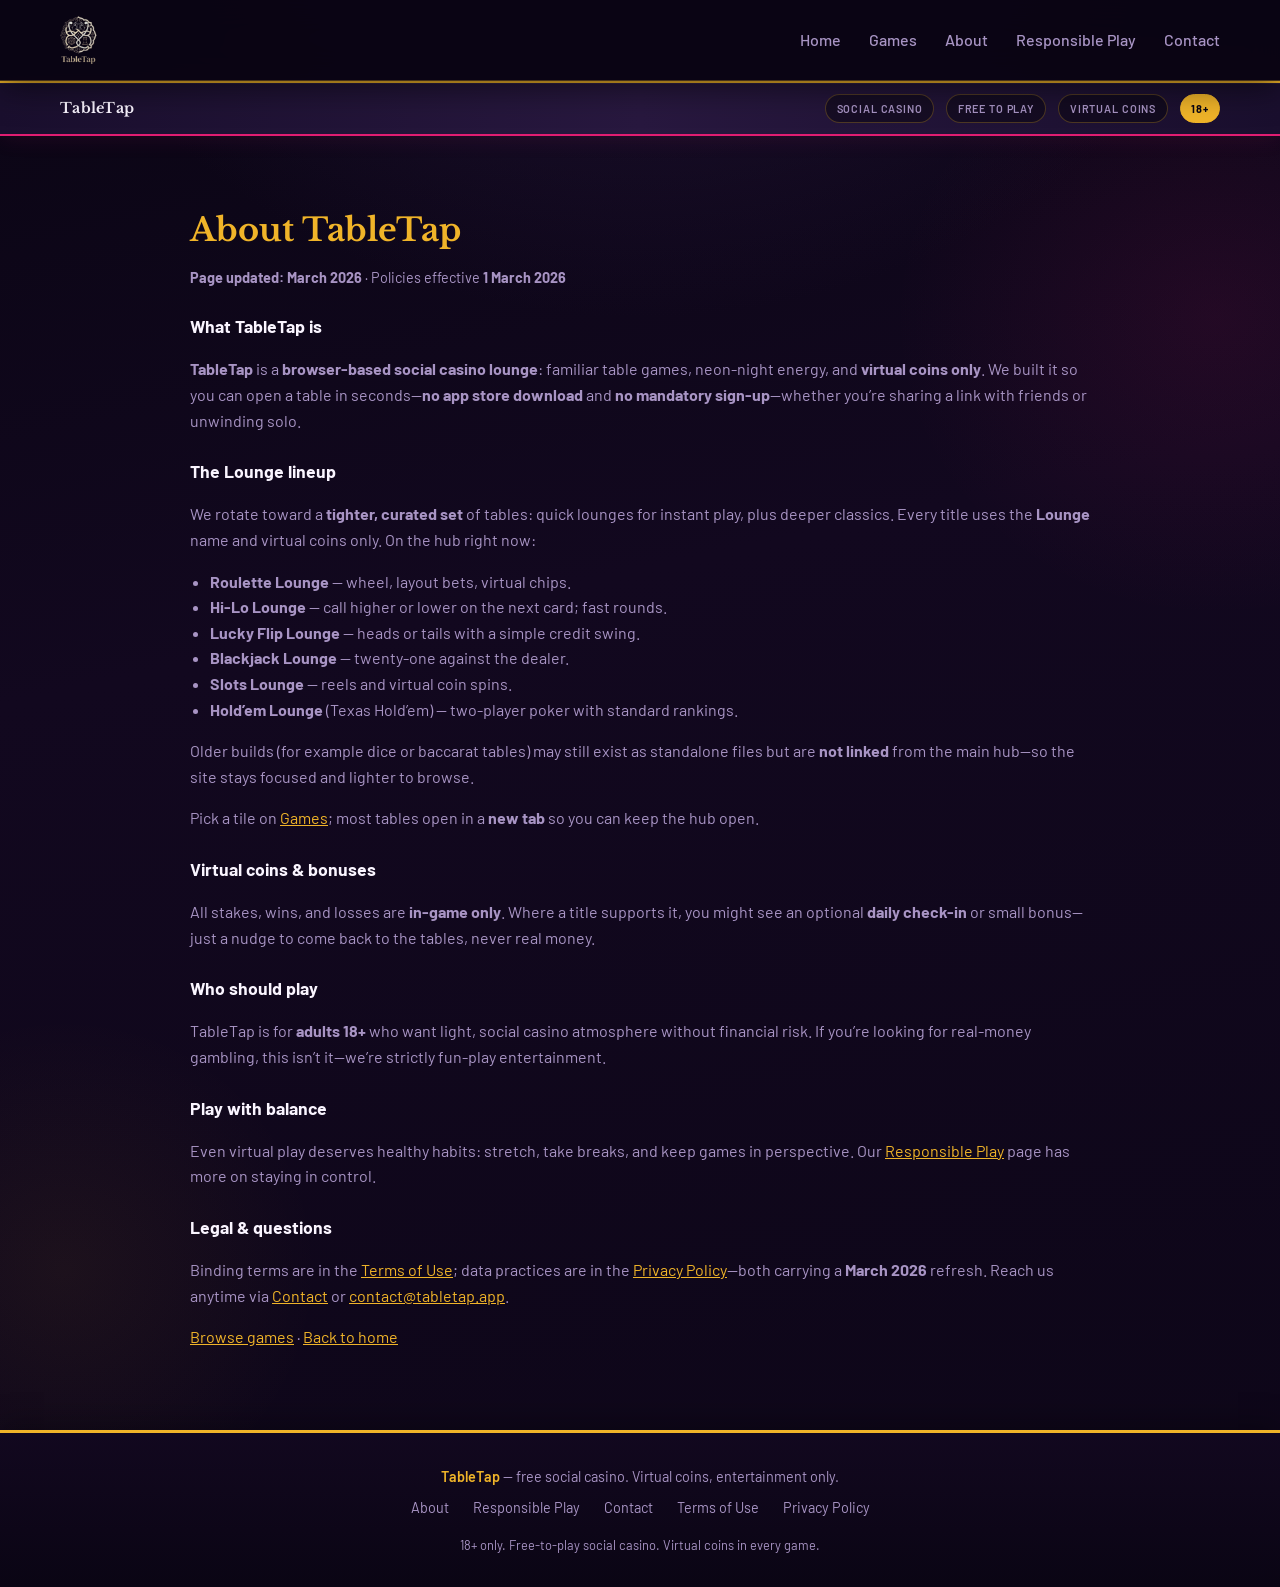
<file: about.html>
<!DOCTYPE html>
<html lang="en">
<head>
  <meta charset="UTF-8">
  <meta name="viewport" content="width=device-width, initial-scale=1.0">
  <link rel="icon" type="image/x-icon" href="assets/favi.ico">
  <meta name="description" content="About TableTap (March 2026). Free social casino Lounge tables, virtual coins, and how we think about play.">
  <title>About – TableTap</title>
  <link rel="stylesheet" href="styles.css">
  <link rel="preconnect" href="https://fonts.googleapis.com">
  <link rel="preconnect" href="https://fonts.gstatic.com" crossorigin>
  <link href="https://fonts.googleapis.com/css2?family=Barlow:wght@400;500;600;700&family=Libre+Baskerville:wght@400;700&display=swap" rel="stylesheet">
</head>
<body>
  <header class="header">
    <div class="container header-inner">
      <a href="index.html" class="logo"><img src="assets/logo.webp" alt="TableTap" class="logo-img"></a>
      <button type="button" class="nav-toggle" aria-label="Open menu" aria-expanded="false" aria-controls="main-nav">
        <span class="nav-toggle-bar"></span>
        <span class="nav-toggle-bar"></span>
        <span class="nav-toggle-bar"></span>
      </button>
      <nav class="nav" id="main-nav">
        <a href="index.html">Home</a>
        <a href="games.html">Games</a>
        <a href="about.html" class="nav-active">About</a>
        <a href="responsible-play.html">Responsible Play</a>
        <a href="contact.html">Contact</a>
      </nav>
    </div>
  </header>

  <div class="social-casino-strip" role="status">
    <div class="container strip-inner">
      <span class="strip-brand">TableTap</span>
      <span class="strip-tags">
        <span class="strip-tag">Social casino</span>
        <span class="strip-tag">Free to play</span>
        <span class="strip-tag">Virtual coins</span>
        <span class="strip-tag strip-tag-age">18+</span>
      </span>
    </div>
  </div>

  <main class="container page-content">
    <h1>About TableTap</h1>
    <p class="policy-meta"><strong>Page updated: March 2026</strong> · Policies effective <strong>1 March 2026</strong></p>

    <h2>What TableTap is</h2>
    <p><strong>TableTap</strong> is a <strong>browser-based social casino lounge</strong>: familiar table games, neon-night energy, and <strong>virtual coins only</strong>. We built it so you can open a table in seconds—<strong>no app store download</strong> and <strong>no mandatory sign-up</strong>—whether you’re sharing a link with friends or unwinding solo.</p>

    <h2>The Lounge lineup</h2>
    <p>We rotate toward a <strong>tighter, curated set</strong> of tables: quick lounges for instant play, plus deeper classics. Every title uses the <strong>Lounge</strong> name and virtual coins only. On the hub right now:</p>
    <ul>
      <li><strong>Roulette Lounge</strong> — wheel, layout bets, virtual chips.</li>
      <li><strong>Hi-Lo Lounge</strong> — call higher or lower on the next card; fast rounds.</li>
      <li><strong>Lucky Flip Lounge</strong> — heads or tails with a simple credit swing.</li>
      <li><strong>Blackjack Lounge</strong> — twenty-one against the dealer.</li>
      <li><strong>Slots Lounge</strong> — reels and virtual coin spins.</li>
      <li><strong>Hold’em Lounge</strong> (Texas Hold’em) — two-player poker with standard rankings.</li>
    </ul>
    <p>Older builds (for example dice or baccarat tables) may still exist as standalone files but are <strong>not linked</strong> from the main hub—so the site stays focused and lighter to browse.</p>
    <p>Pick a tile on <a href="games.html">Games</a>; most tables open in a <strong>new tab</strong> so you can keep the hub open.</p>

    <h2>Virtual coins &amp; bonuses</h2>
    <p>All stakes, wins, and losses are <strong>in-game only</strong>. Where a title supports it, you might see an optional <strong>daily check-in</strong> or small bonus—just a nudge to come back to the tables, never real money.</p>

    <h2>Who should play</h2>
    <p>TableTap is for <strong>adults 18+</strong> who want light, social casino atmosphere without financial risk. If you’re looking for real-money gambling, this isn’t it—we’re strictly fun-play entertainment.</p>

    <h2>Play with balance</h2>
    <p>Even virtual play deserves healthy habits: stretch, take breaks, and keep games in perspective. Our <a href="responsible-play.html">Responsible Play</a> page has more on staying in control.</p>

    <h2>Legal &amp; questions</h2>
    <p>Binding terms are in the <a href="terms-of-use.html">Terms of Use</a>; data practices are in the <a href="privacy-policy.html">Privacy Policy</a>—both carrying a <strong>March 2026</strong> refresh. Reach us anytime via <a href="contact.html">Contact</a> or <a href="mailto:contact@tabletap.app">contact@tabletap.app</a>.</p>

    <p><a href="games.html">Browse games</a> · <a href="index.html">Back to home</a></p>
  </main>

  <footer class="footer">
    <div class="container">
      <p class="footer-tagline"><span class="social-badge">TableTap</span> — free social casino. Virtual coins, entertainment only.</p>
      <nav class="footer-nav">
        <a href="about.html">About</a>
        <a href="responsible-play.html">Responsible Play</a>
        <a href="contact.html">Contact</a>
        <a href="terms-of-use.html">Terms of Use</a>
        <a href="privacy-policy.html">Privacy Policy</a>
      </nav>
      <p class="footer-age">18+ only. Free-to-play social casino. Virtual coins in every game.</p>
    </div>
  </footer>
  <script src="main.js"></script>
</body>
</html>
</file>
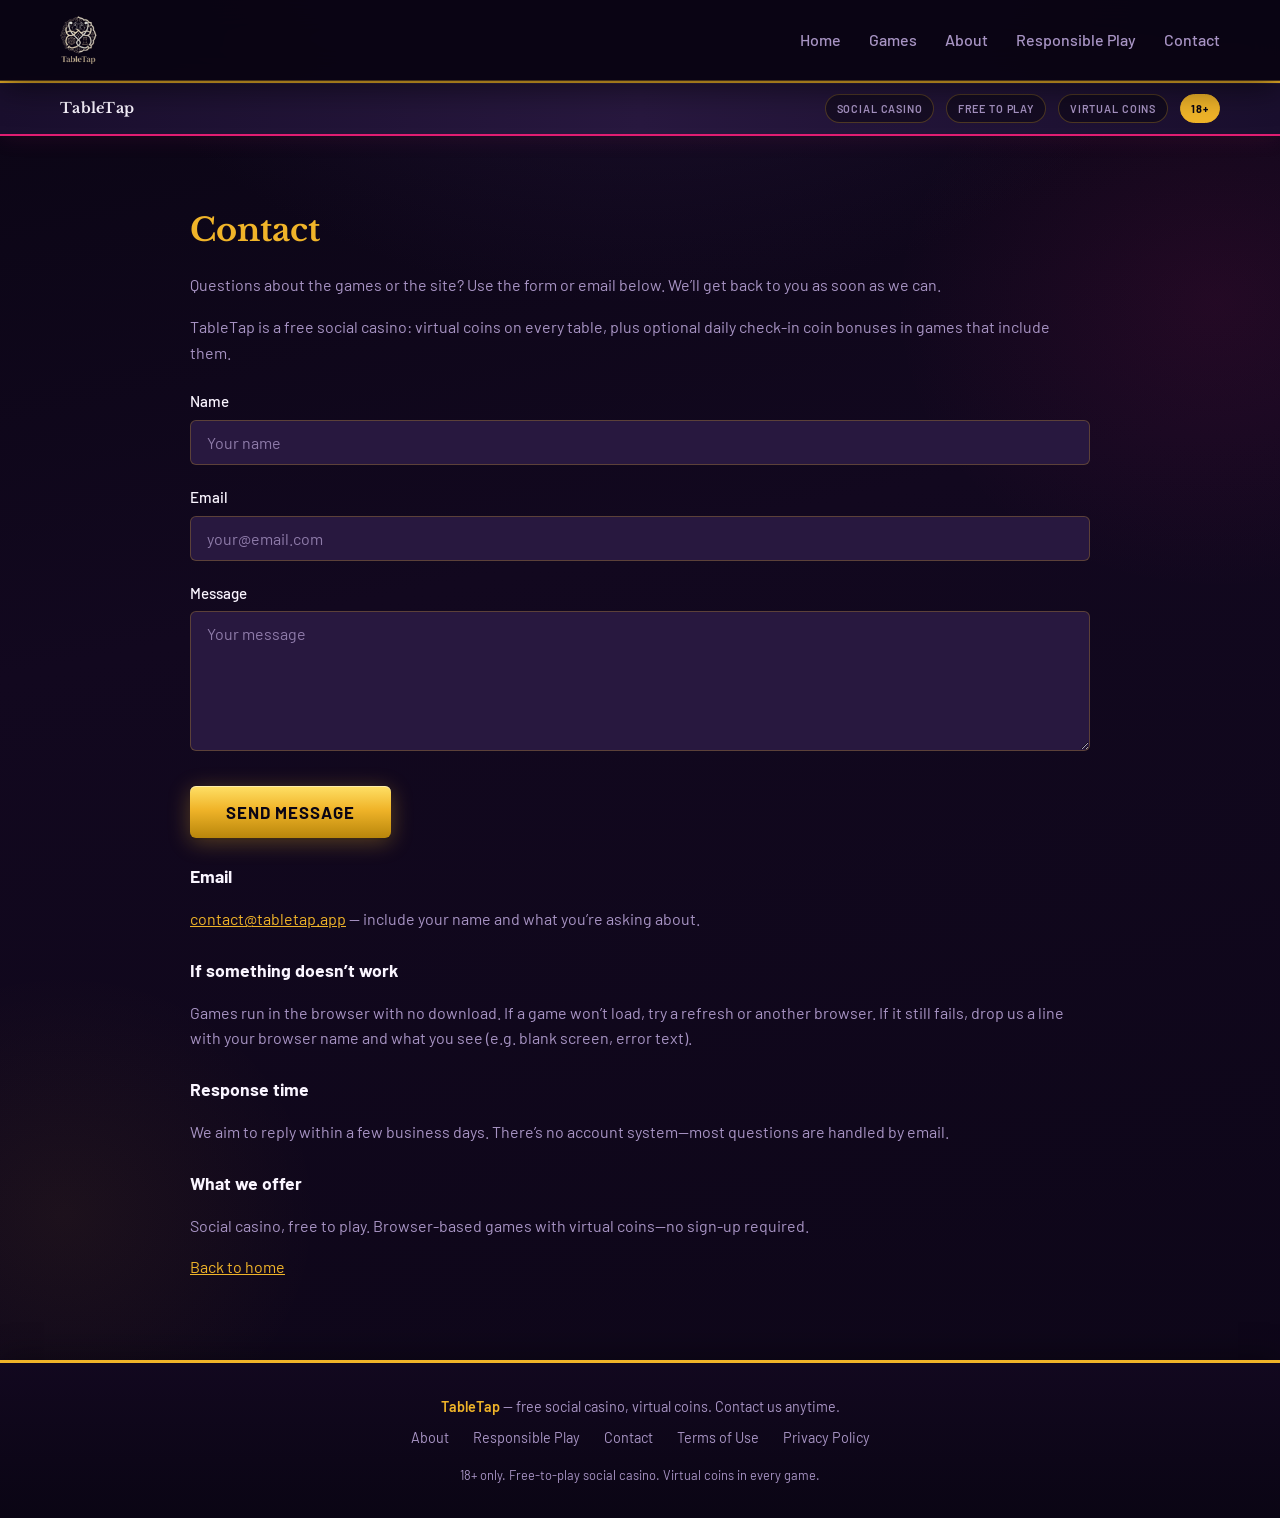
<file: contact.html>
<!DOCTYPE html>
<html lang="en">
<head>
  <meta charset="UTF-8">
  <meta name="viewport" content="width=device-width, initial-scale=1.0">
  <link rel="icon" type="image/x-icon" href="assets/favi.ico">
  <meta name="description" content="Contact TableTap — free social casino with virtual coins. Questions about games or the site? We're here to help.">
  <title>Contact – TableTap</title>
  <link rel="stylesheet" href="styles.css">
  <link rel="preconnect" href="https://fonts.googleapis.com">
  <link rel="preconnect" href="https://fonts.gstatic.com" crossorigin>
  <link href="https://fonts.googleapis.com/css2?family=Barlow:wght@400;500;600;700&family=Libre+Baskerville:wght@400;700&display=swap" rel="stylesheet">
</head>
<body>
  <header class="header">
    <div class="container header-inner">
      <a href="index.html" class="logo"><img src="assets/logo.webp" alt="TableTap" class="logo-img"></a>
      <button type="button" class="nav-toggle" aria-label="Open menu" aria-expanded="false" aria-controls="main-nav">
        <span class="nav-toggle-bar"></span>
        <span class="nav-toggle-bar"></span>
        <span class="nav-toggle-bar"></span>
      </button>
      <nav class="nav" id="main-nav">
        <a href="index.html">Home</a>
        <a href="games.html">Games</a>
        <a href="about.html">About</a>
        <a href="responsible-play.html">Responsible Play</a>
        <a href="contact.html" class="nav-active">Contact</a>
      </nav>
    </div>
  </header>

  <div class="social-casino-strip" role="status">
    <div class="container strip-inner">
      <span class="strip-brand">TableTap</span>
      <span class="strip-tags">
        <span class="strip-tag">Social casino</span>
        <span class="strip-tag">Free to play</span>
        <span class="strip-tag">Virtual coins</span>
        <span class="strip-tag strip-tag-age">18+</span>
      </span>
    </div>
  </div>

  <main class="container page-content">
    <h1>Contact</h1>
    <p>Questions about the games or the site? Use the form or email below. We’ll get back to you as soon as we can.</p>
    <p>TableTap is a free social casino: virtual coins on every table, plus optional daily check-in coin bonuses in games that include them.</p>

    <form class="contact-form" id="contact-form" action="#" method="post">
      <div class="form-group">
        <label for="contact-name">Name</label>
        <input type="text" id="contact-name" name="name" placeholder="Your name" required>
      </div>
      <div class="form-group">
        <label for="contact-email">Email</label>
        <input type="email" id="contact-email" name="email" placeholder="your@email.com" required>
      </div>
      <div class="form-group">
        <label for="contact-message">Message</label>
        <textarea id="contact-message" name="message" placeholder="Your message" required></textarea>
      </div>
      <button type="submit" class="cta-btn">Send Message</button>
    </form>

    <h2>Email</h2>
    <p><a href="mailto:contact@tabletap.app">contact@tabletap.app</a> — include your name and what you’re asking about.</p>

    <h2>If something doesn’t work</h2>
    <p>Games run in the browser with no download. If a game won’t load, try a refresh or another browser. If it still fails, drop us a line with your browser name and what you see (e.g. blank screen, error text).</p>

    <h2>Response time</h2>
    <p>We aim to reply within a few business days. There’s no account system—most questions are handled by email.</p>

    <h2>What we offer</h2>
    <p>Social casino, free to play. Browser-based games with virtual coins—no sign-up required.</p>

    <p><a href="index.html">Back to home</a></p>
  </main>

  <footer class="footer">
    <div class="container">
      <p class="footer-tagline"><span class="social-badge">TableTap</span> — free social casino, virtual coins. Contact us anytime.</p>
      <nav class="footer-nav">
        <a href="about.html">About</a>
        <a href="responsible-play.html">Responsible Play</a>
        <a href="contact.html">Contact</a>
        <a href="terms-of-use.html">Terms of Use</a>
        <a href="privacy-policy.html">Privacy Policy</a>
      </nav>
      <p class="footer-age">18+ only. Free-to-play social casino. Virtual coins in every game.</p>
    </div>
  </footer>
  <script src="main.js"></script>
  <script>
    document.getElementById('contact-form').addEventListener('submit', function(e) {
      e.preventDefault();
      var name = encodeURIComponent(document.getElementById('contact-name').value);
      var email = encodeURIComponent(document.getElementById('contact-email').value);
      var message = encodeURIComponent(document.getElementById('contact-message').value);
      var body = 'Name: ' + name + '%0D%0AEmail: ' + email + '%0D%0A%0D%0AMessage:%0D%0A' + message;
      window.location.href = 'mailto:contact@tabletap.app?subject=TableTap%20Contact&body=' + body;
    });
  </script>
</body>
</html>
</file>
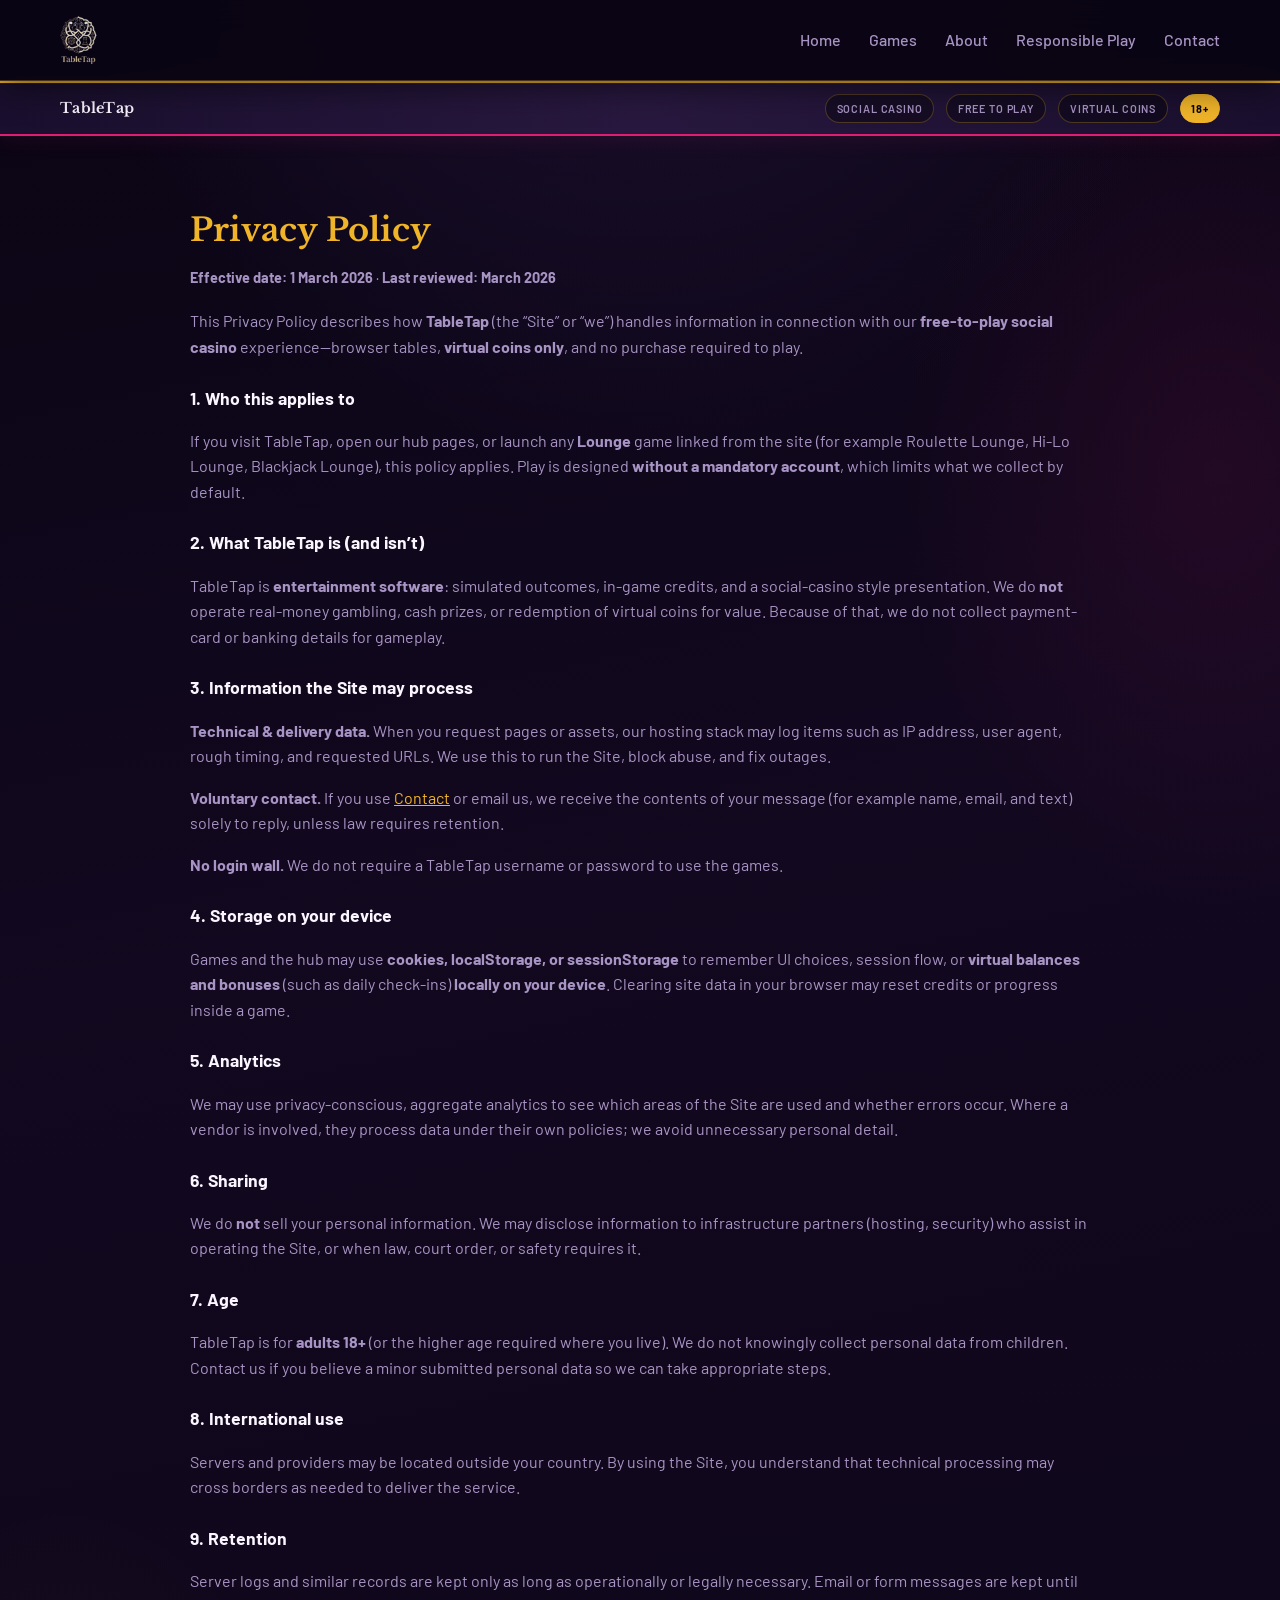
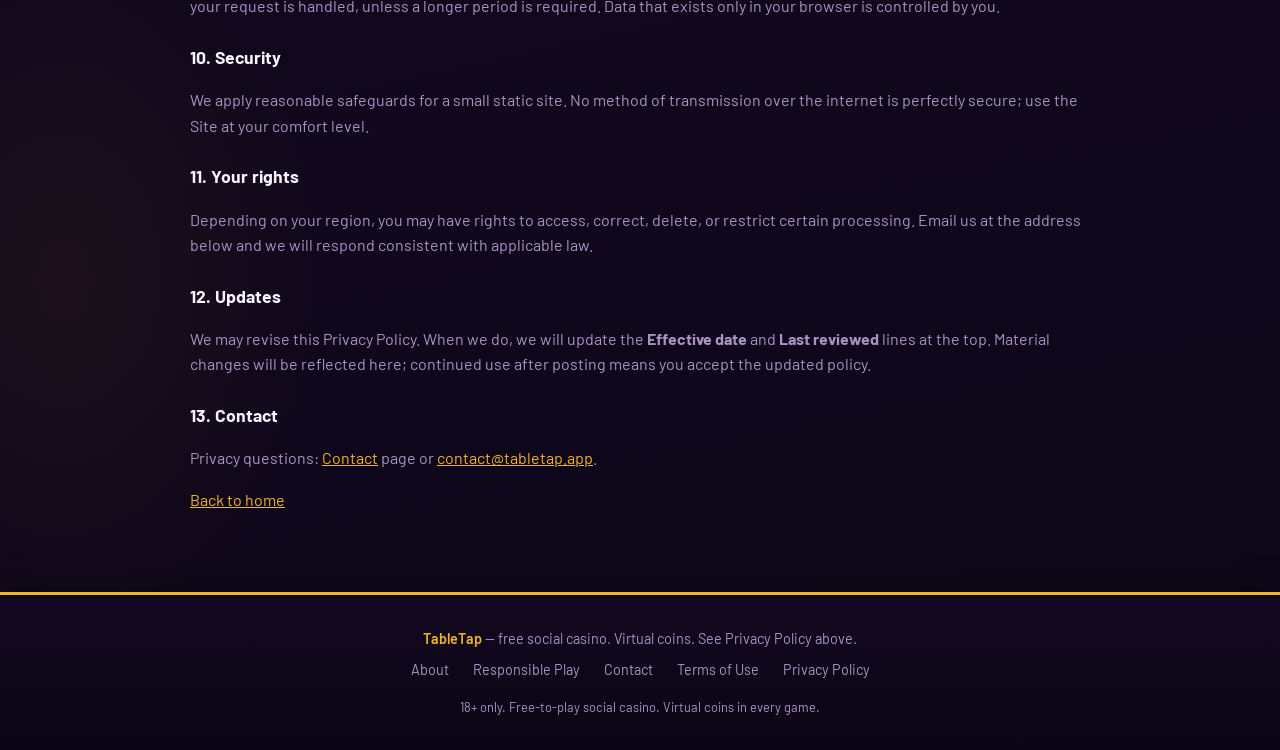
<file: privacy-policy.html>
<!DOCTYPE html>
<html lang="en">
<head>
  <meta charset="UTF-8">
  <meta name="viewport" content="width=device-width, initial-scale=1.0">
  <link rel="icon" type="image/x-icon" href="assets/favi.ico">
  <meta name="description" content="TableTap Privacy Policy (March 2026). How we treat browsing data, optional contact, and in-browser game storage for our free social casino.">
  <title>Privacy Policy – TableTap</title>
  <link rel="stylesheet" href="styles.css">
  <link rel="preconnect" href="https://fonts.googleapis.com">
  <link rel="preconnect" href="https://fonts.gstatic.com" crossorigin>
  <link href="https://fonts.googleapis.com/css2?family=Barlow:wght@400;500;600;700&family=Libre+Baskerville:wght@400;700&display=swap" rel="stylesheet">
</head>
<body>
  <header class="header">
    <div class="container header-inner">
      <a href="index.html" class="logo"><img src="assets/logo.webp" alt="TableTap" class="logo-img"></a>
      <button type="button" class="nav-toggle" aria-label="Open menu" aria-expanded="false" aria-controls="main-nav">
        <span class="nav-toggle-bar"></span>
        <span class="nav-toggle-bar"></span>
        <span class="nav-toggle-bar"></span>
      </button>
      <nav class="nav" id="main-nav">
        <a href="index.html">Home</a>
        <a href="games.html">Games</a>
        <a href="about.html">About</a>
        <a href="responsible-play.html">Responsible Play</a>
        <a href="contact.html">Contact</a>
      </nav>
    </div>
  </header>

  <div class="social-casino-strip" role="status">
    <div class="container strip-inner">
      <span class="strip-brand">TableTap</span>
      <span class="strip-tags">
        <span class="strip-tag">Social casino</span>
        <span class="strip-tag">Free to play</span>
        <span class="strip-tag">Virtual coins</span>
        <span class="strip-tag strip-tag-age">18+</span>
      </span>
    </div>
  </div>

  <main class="container page-content">
    <h1>Privacy Policy</h1>
    <p class="policy-meta"><strong>Effective date: 1 March 2026</strong> · <strong>Last reviewed: March 2026</strong></p>
    <p>This Privacy Policy describes how <strong>TableTap</strong> (the “Site” or “we”) handles information in connection with our <strong>free-to-play social casino</strong> experience—browser tables, <strong>virtual coins only</strong>, and no purchase required to play.</p>

    <h2>1. Who this applies to</h2>
    <p>If you visit TableTap, open our hub pages, or launch any <strong>Lounge</strong> game linked from the site (for example Roulette Lounge, Hi-Lo Lounge, Blackjack Lounge), this policy applies. Play is designed <strong>without a mandatory account</strong>, which limits what we collect by default.</p>

    <h2>2. What TableTap is (and isn’t)</h2>
    <p>TableTap is <strong>entertainment software</strong>: simulated outcomes, in-game credits, and a social-casino style presentation. We do <strong>not</strong> operate real-money gambling, cash prizes, or redemption of virtual coins for value. Because of that, we do not collect payment-card or banking details for gameplay.</p>

    <h2>3. Information the Site may process</h2>
    <p><strong>Technical &amp; delivery data.</strong> When you request pages or assets, our hosting stack may log items such as IP address, user agent, rough timing, and requested URLs. We use this to run the Site, block abuse, and fix outages.</p>
    <p><strong>Voluntary contact.</strong> If you use <a href="contact.html">Contact</a> or email us, we receive the contents of your message (for example name, email, and text) solely to reply, unless law requires retention.</p>
    <p><strong>No login wall.</strong> We do not require a TableTap username or password to use the games.</p>

    <h2>4. Storage on your device</h2>
    <p>Games and the hub may use <strong>cookies, localStorage, or sessionStorage</strong> to remember UI choices, session flow, or <strong>virtual balances and bonuses</strong> (such as daily check-ins) <strong>locally on your device</strong>. Clearing site data in your browser may reset credits or progress inside a game.</p>

    <h2>5. Analytics</h2>
    <p>We may use privacy-conscious, aggregate analytics to see which areas of the Site are used and whether errors occur. Where a vendor is involved, they process data under their own policies; we avoid unnecessary personal detail.</p>

    <h2>6. Sharing</h2>
    <p>We do <strong>not</strong> sell your personal information. We may disclose information to infrastructure partners (hosting, security) who assist in operating the Site, or when law, court order, or safety requires it.</p>

    <h2>7. Age</h2>
    <p>TableTap is for <strong>adults 18+</strong> (or the higher age required where you live). We do not knowingly collect personal data from children. Contact us if you believe a minor submitted personal data so we can take appropriate steps.</p>

    <h2>8. International use</h2>
    <p>Servers and providers may be located outside your country. By using the Site, you understand that technical processing may cross borders as needed to deliver the service.</p>

    <h2>9. Retention</h2>
    <p>Server logs and similar records are kept only as long as operationally or legally necessary. Email or form messages are kept until your request is handled, unless a longer period is required. Data that exists only in your browser is controlled by you.</p>

    <h2>10. Security</h2>
    <p>We apply reasonable safeguards for a small static site. No method of transmission over the internet is perfectly secure; use the Site at your comfort level.</p>

    <h2>11. Your rights</h2>
    <p>Depending on your region, you may have rights to access, correct, delete, or restrict certain processing. Email us at the address below and we will respond consistent with applicable law.</p>

    <h2>12. Updates</h2>
    <p>We may revise this Privacy Policy. When we do, we will update the <strong>Effective date</strong> and <strong>Last reviewed</strong> lines at the top. Material changes will be reflected here; continued use after posting means you accept the updated policy.</p>

    <h2>13. Contact</h2>
    <p>Privacy questions: <a href="contact.html">Contact</a> page or <a href="mailto:contact@tabletap.app">contact@tabletap.app</a>.</p>

    <p><a href="index.html">Back to home</a></p>
  </main>

  <footer class="footer">
    <div class="container">
      <p class="footer-tagline"><span class="social-badge">TableTap</span> — free social casino. Virtual coins. See Privacy Policy above.</p>
      <nav class="footer-nav">
        <a href="about.html">About</a>
        <a href="responsible-play.html">Responsible Play</a>
        <a href="contact.html">Contact</a>
        <a href="terms-of-use.html">Terms of Use</a>
        <a href="privacy-policy.html">Privacy Policy</a>
      </nav>
      <p class="footer-age">18+ only. Free-to-play social casino. Virtual coins in every game.</p>
    </div>
  </footer>
  <script src="main.js"></script>
</body>
</html>
</file>
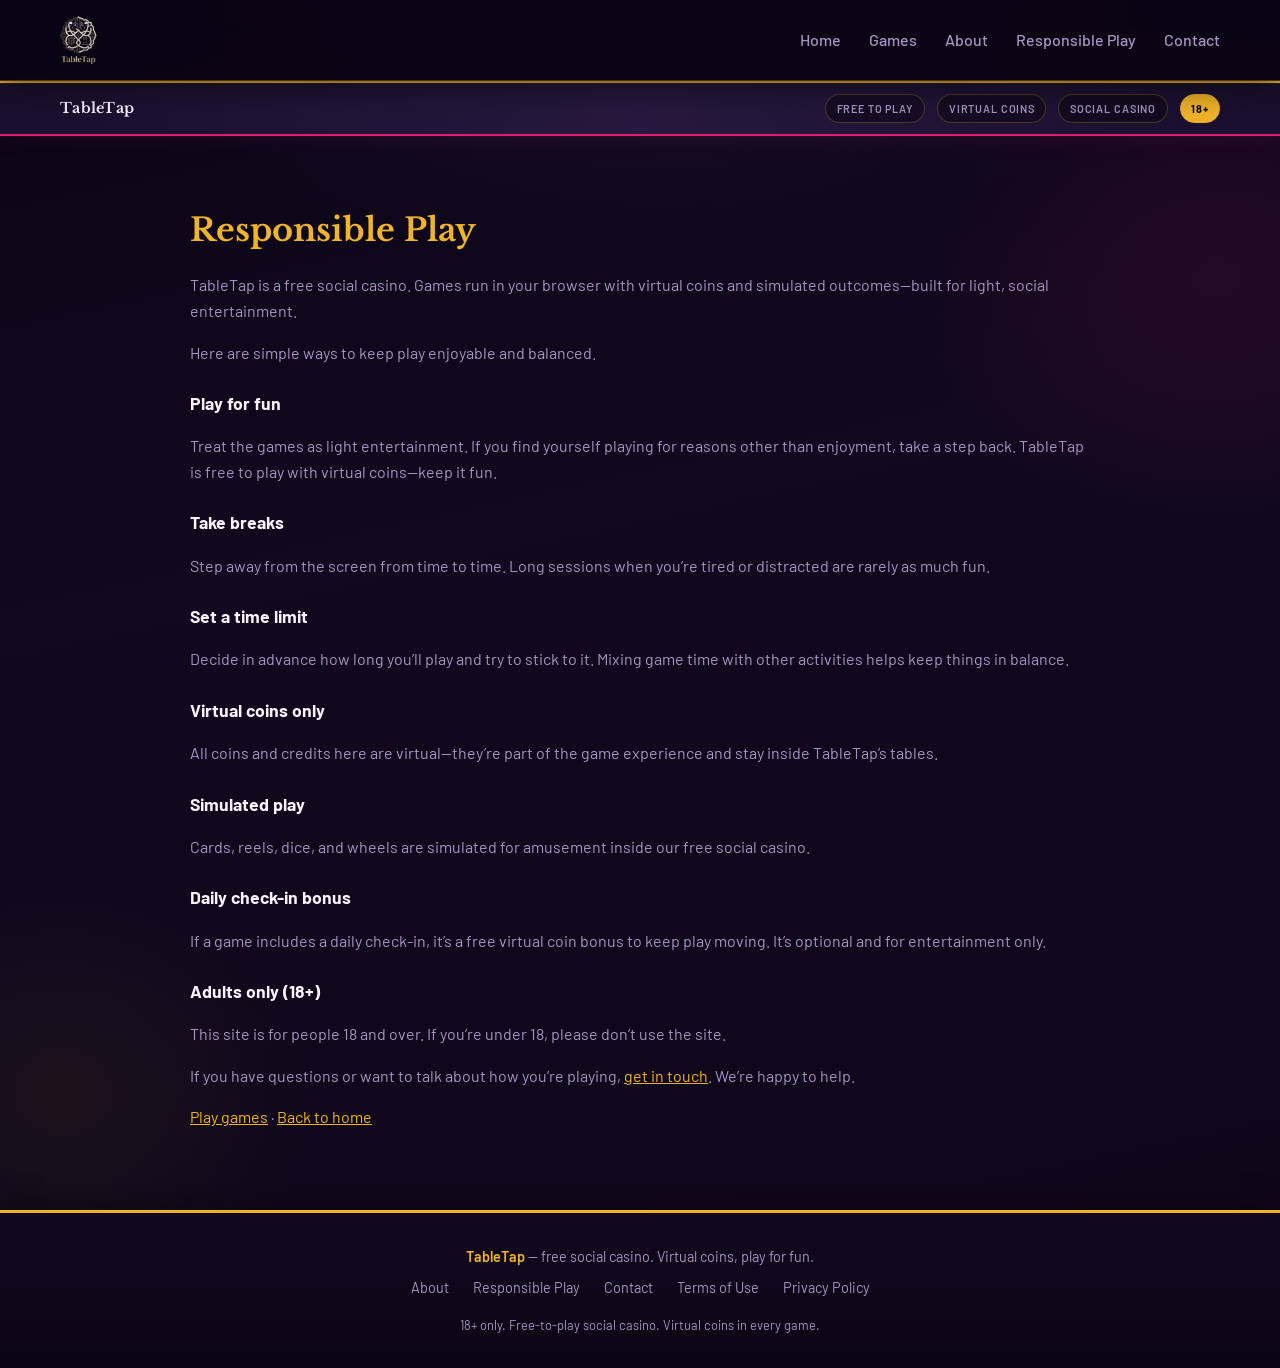
<file: responsible-play.html>
<!DOCTYPE html>
<html lang="en">
<head>
  <meta charset="UTF-8">
  <meta name="viewport" content="width=device-width, initial-scale=1.0">
  <link rel="icon" type="image/x-icon" href="assets/favi.ico">
  <meta name="description" content="Responsible play on TableTap — free social casino with virtual coins. Tips for balanced, fun play.">
  <title>Responsible Play – TableTap</title>
  <link rel="stylesheet" href="styles.css">
  <link rel="preconnect" href="https://fonts.googleapis.com">
  <link rel="preconnect" href="https://fonts.gstatic.com" crossorigin>
  <link href="https://fonts.googleapis.com/css2?family=Barlow:wght@400;500;600;700&family=Libre+Baskerville:wght@400;700&display=swap" rel="stylesheet">
</head>
<body>
  <header class="header">
    <div class="container header-inner">
      <a href="index.html" class="logo"><img src="assets/logo.webp" alt="TableTap" class="logo-img"></a>
      <button type="button" class="nav-toggle" aria-label="Open menu" aria-expanded="false" aria-controls="main-nav">
        <span class="nav-toggle-bar"></span>
        <span class="nav-toggle-bar"></span>
        <span class="nav-toggle-bar"></span>
      </button>
      <nav class="nav" id="main-nav">
        <a href="index.html">Home</a>
        <a href="games.html">Games</a>
        <a href="about.html">About</a>
        <a href="responsible-play.html" class="nav-active">Responsible Play</a>
        <a href="contact.html">Contact</a>
      </nav>
    </div>
  </header>

  <div class="social-casino-strip" role="status">
    <div class="container strip-inner">
      <span class="strip-brand">TableTap</span>
      <span class="strip-tags">
        <span class="strip-tag">Free to play</span>
        <span class="strip-tag">Virtual coins</span>
        <span class="strip-tag">Social casino</span>
        <span class="strip-tag strip-tag-age">18+</span>
      </span>
    </div>
  </div>

  <main class="container page-content">
    <h1>Responsible Play</h1>
    <p>TableTap is a free social casino. Games run in your browser with virtual coins and simulated outcomes—built for light, social entertainment.</p>
    <p>Here are simple ways to keep play enjoyable and balanced.</p>

    <h2>Play for fun</h2>
    <p>Treat the games as light entertainment. If you find yourself playing for reasons other than enjoyment, take a step back. TableTap is free to play with virtual coins—keep it fun.</p>

    <h2>Take breaks</h2>
    <p>Step away from the screen from time to time. Long sessions when you’re tired or distracted are rarely as much fun.</p>

    <h2>Set a time limit</h2>
    <p>Decide in advance how long you’ll play and try to stick to it. Mixing game time with other activities helps keep things in balance.</p>

    <h2>Virtual coins only</h2>
    <p>All coins and credits here are virtual—they’re part of the game experience and stay inside TableTap’s tables.</p>

    <h2>Simulated play</h2>
    <p>Cards, reels, dice, and wheels are simulated for amusement inside our free social casino.</p>

    <h2>Daily check-in bonus</h2>
    <p>If a game includes a daily check-in, it’s a free virtual coin bonus to keep play moving. It’s optional and for entertainment only.</p>

    <h2>Adults only (18+)</h2>
    <p>This site is for people 18 and over. If you’re under 18, please don’t use the site.</p>

    <p>If you have questions or want to talk about how you’re playing, <a href="contact.html">get in touch</a>. We’re happy to help.</p>

    <p><a href="games.html">Play games</a> · <a href="index.html">Back to home</a></p>
  </main>

  <footer class="footer">
    <div class="container">
      <p class="footer-tagline"><span class="social-badge">TableTap</span> — free social casino. Virtual coins, play for fun.</p>
      <nav class="footer-nav">
        <a href="about.html">About</a>
        <a href="responsible-play.html">Responsible Play</a>
        <a href="contact.html">Contact</a>
        <a href="terms-of-use.html">Terms of Use</a>
        <a href="privacy-policy.html">Privacy Policy</a>
      </nav>
      <p class="footer-age">18+ only. Free-to-play social casino. Virtual coins in every game.</p>
    </div>
  </footer>
  <script src="main.js"></script>
</body>
</html>
</file>
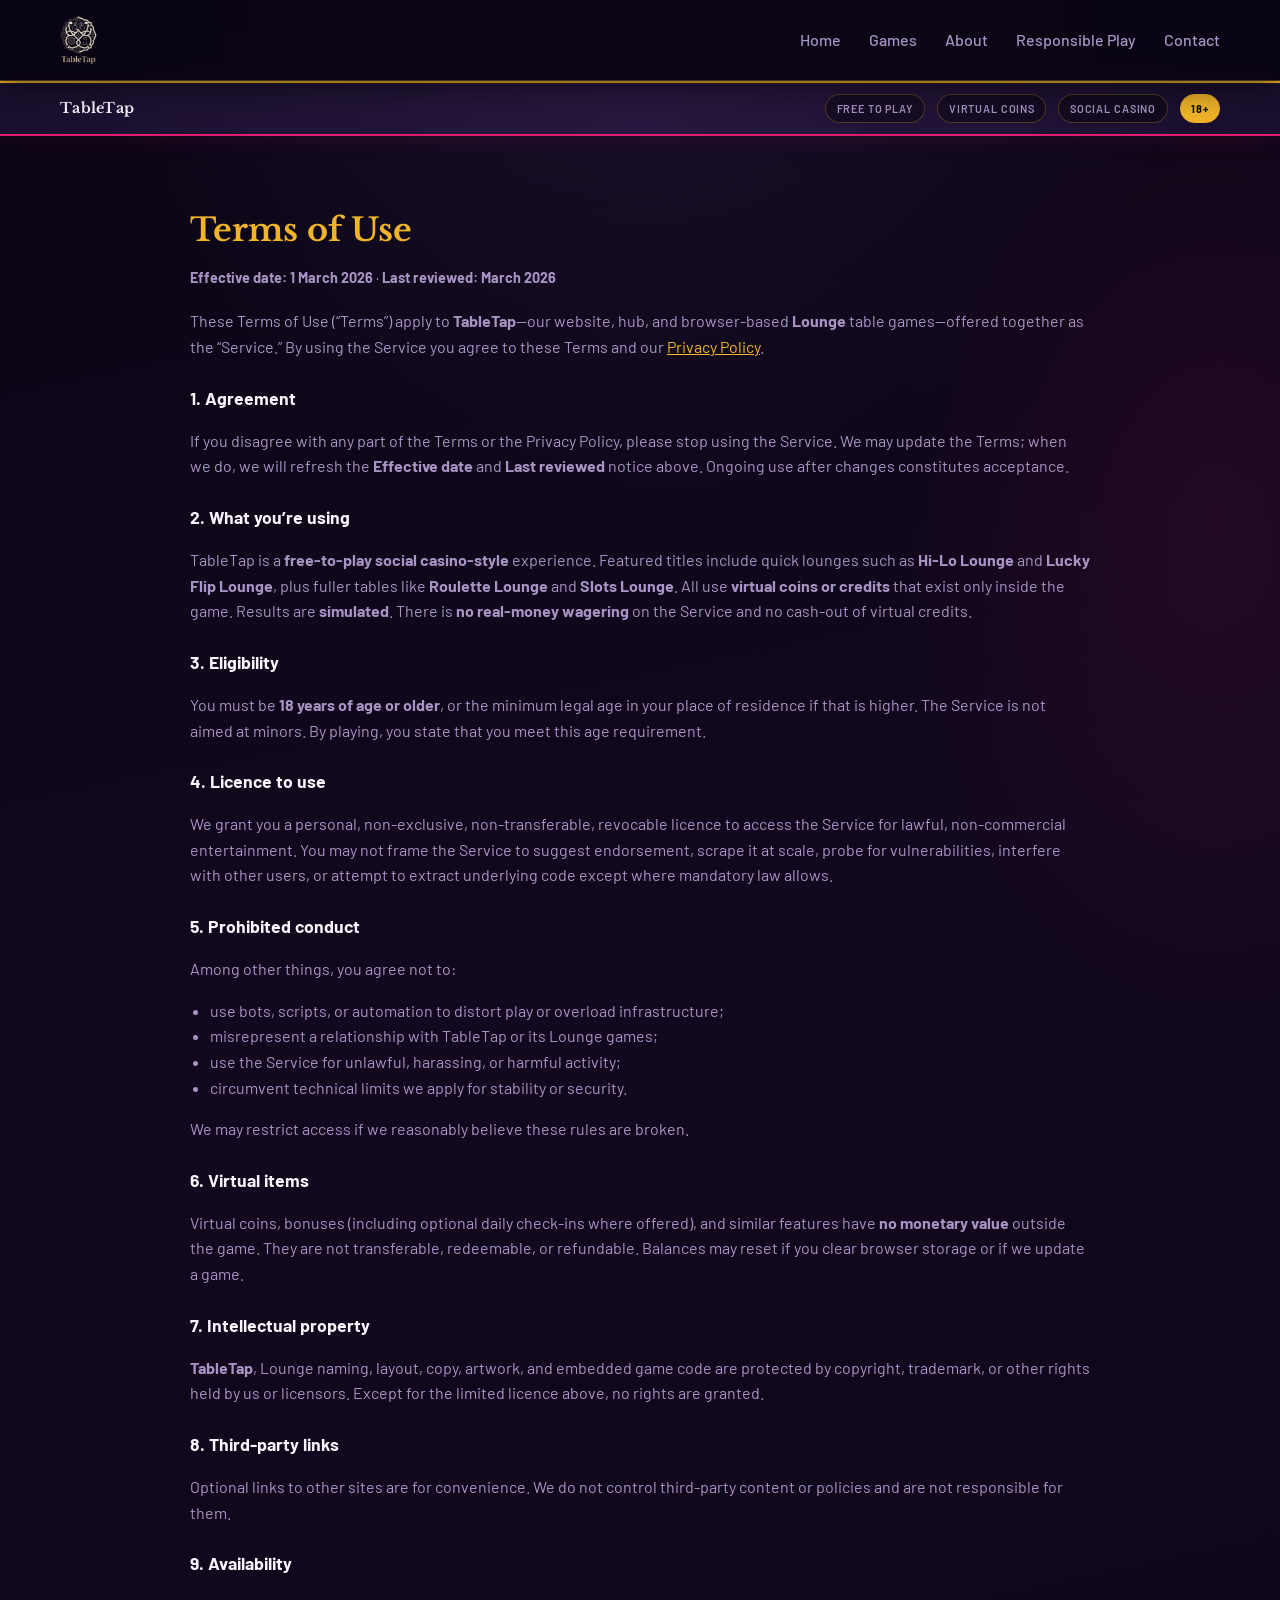
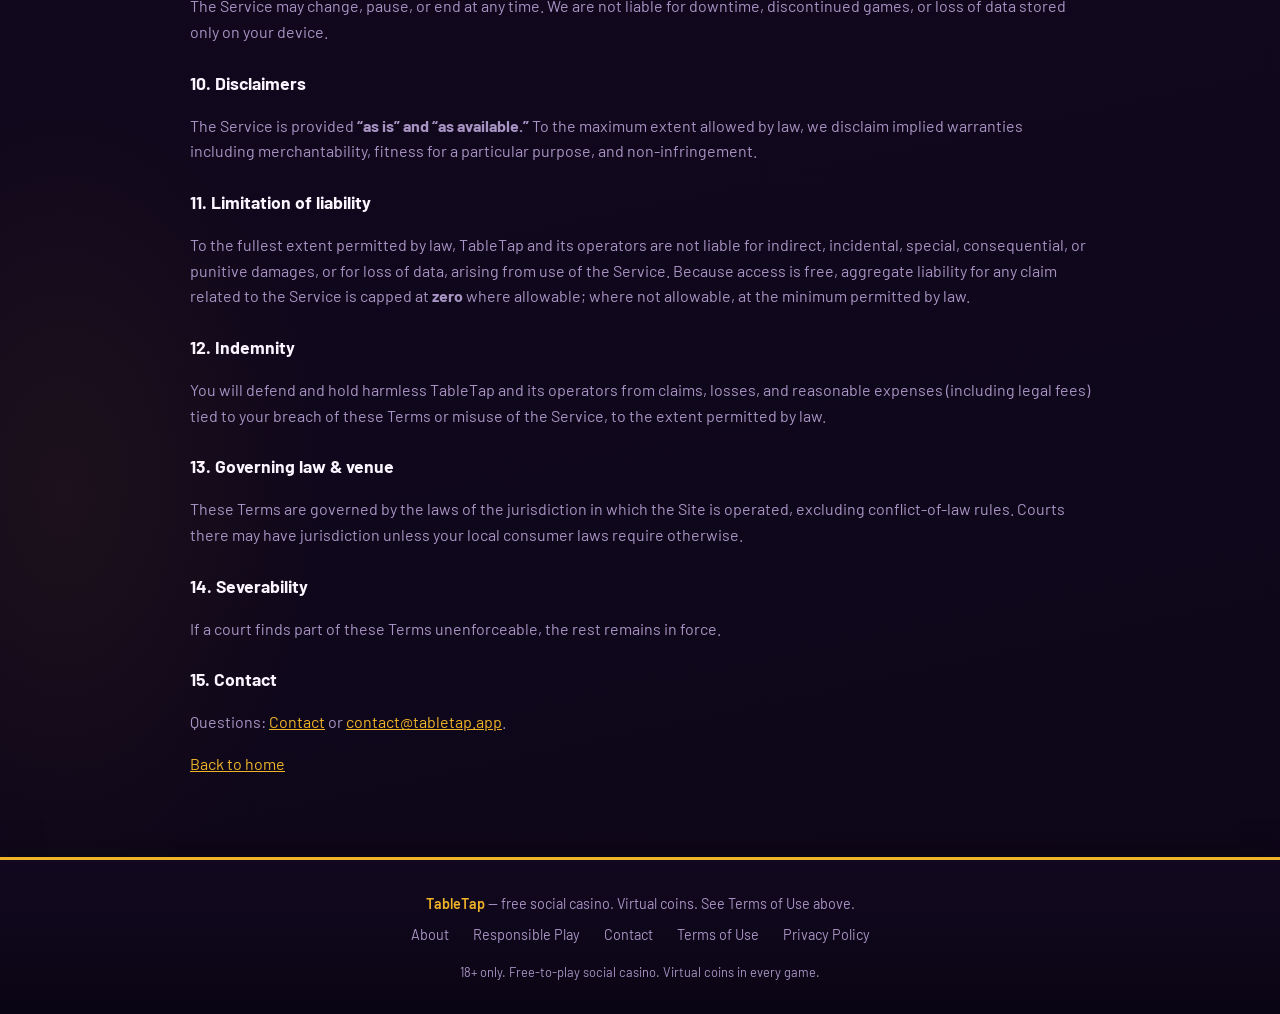
<file: terms-of-use.html>
<!DOCTYPE html>
<html lang="en">
<head>
  <meta charset="UTF-8">
  <meta name="viewport" content="width=device-width, initial-scale=1.0">
  <link rel="icon" type="image/x-icon" href="assets/favi.ico">
  <meta name="description" content="TableTap Terms of Use (March 2026). Rules for the free social casino, Lounge games, virtual coins, and permitted use.">
  <title>Terms of Use – TableTap</title>
  <link rel="stylesheet" href="styles.css">
  <link rel="preconnect" href="https://fonts.googleapis.com">
  <link rel="preconnect" href="https://fonts.gstatic.com" crossorigin>
  <link href="https://fonts.googleapis.com/css2?family=Barlow:wght@400;500;600;700&family=Libre+Baskerville:wght@400;700&display=swap" rel="stylesheet">
</head>
<body>
  <header class="header">
    <div class="container header-inner">
      <a href="index.html" class="logo"><img src="assets/logo.webp" alt="TableTap" class="logo-img"></a>
      <button type="button" class="nav-toggle" aria-label="Open menu" aria-expanded="false" aria-controls="main-nav">
        <span class="nav-toggle-bar"></span>
        <span class="nav-toggle-bar"></span>
        <span class="nav-toggle-bar"></span>
      </button>
      <nav class="nav" id="main-nav">
        <a href="index.html">Home</a>
        <a href="games.html">Games</a>
        <a href="about.html">About</a>
        <a href="responsible-play.html">Responsible Play</a>
        <a href="contact.html">Contact</a>
      </nav>
    </div>
  </header>

  <div class="social-casino-strip" role="status">
    <div class="container strip-inner">
      <span class="strip-brand">TableTap</span>
      <span class="strip-tags">
        <span class="strip-tag">Free to play</span>
        <span class="strip-tag">Virtual coins</span>
        <span class="strip-tag">Social casino</span>
        <span class="strip-tag strip-tag-age">18+</span>
      </span>
    </div>
  </div>

  <main class="container page-content">
    <h1>Terms of Use</h1>
    <p class="policy-meta"><strong>Effective date: 1 March 2026</strong> · <strong>Last reviewed: March 2026</strong></p>
    <p>These Terms of Use (“Terms”) apply to <strong>TableTap</strong>—our website, hub, and browser-based <strong>Lounge</strong> table games—offered together as the “Service.” By using the Service you agree to these Terms and our <a href="privacy-policy.html">Privacy Policy</a>.</p>

    <h2>1. Agreement</h2>
    <p>If you disagree with any part of the Terms or the Privacy Policy, please stop using the Service. We may update the Terms; when we do, we will refresh the <strong>Effective date</strong> and <strong>Last reviewed</strong> notice above. Ongoing use after changes constitutes acceptance.</p>

    <h2>2. What you’re using</h2>
    <p>TableTap is a <strong>free-to-play social casino-style</strong> experience. Featured titles include quick lounges such as <strong>Hi-Lo Lounge</strong> and <strong>Lucky Flip Lounge</strong>, plus fuller tables like <strong>Roulette Lounge</strong> and <strong>Slots Lounge</strong>. All use <strong>virtual coins or credits</strong> that exist only inside the game. Results are <strong>simulated</strong>. There is <strong>no real-money wagering</strong> on the Service and no cash-out of virtual credits.</p>

    <h2>3. Eligibility</h2>
    <p>You must be <strong>18 years of age or older</strong>, or the minimum legal age in your place of residence if that is higher. The Service is not aimed at minors. By playing, you state that you meet this age requirement.</p>

    <h2>4. Licence to use</h2>
    <p>We grant you a personal, non-exclusive, non-transferable, revocable licence to access the Service for lawful, non-commercial entertainment. You may not frame the Service to suggest endorsement, scrape it at scale, probe for vulnerabilities, interfere with other users, or attempt to extract underlying code except where mandatory law allows.</p>

    <h2>5. Prohibited conduct</h2>
    <p>Among other things, you agree not to:</p>
    <ul>
      <li>use bots, scripts, or automation to distort play or overload infrastructure;</li>
      <li>misrepresent a relationship with TableTap or its Lounge games;</li>
      <li>use the Service for unlawful, harassing, or harmful activity;</li>
      <li>circumvent technical limits we apply for stability or security.</li>
    </ul>
    <p>We may restrict access if we reasonably believe these rules are broken.</p>

    <h2>6. Virtual items</h2>
    <p>Virtual coins, bonuses (including optional daily check-ins where offered), and similar features have <strong>no monetary value</strong> outside the game. They are not transferable, redeemable, or refundable. Balances may reset if you clear browser storage or if we update a game.</p>

    <h2>7. Intellectual property</h2>
    <p><strong>TableTap</strong>, Lounge naming, layout, copy, artwork, and embedded game code are protected by copyright, trademark, or other rights held by us or licensors. Except for the limited licence above, no rights are granted.</p>

    <h2>8. Third-party links</h2>
    <p>Optional links to other sites are for convenience. We do not control third-party content or policies and are not responsible for them.</p>

    <h2>9. Availability</h2>
    <p>The Service may change, pause, or end at any time. We are not liable for downtime, discontinued games, or loss of data stored only on your device.</p>

    <h2>10. Disclaimers</h2>
    <p>The Service is provided <strong>“as is” and “as available.”</strong> To the maximum extent allowed by law, we disclaim implied warranties including merchantability, fitness for a particular purpose, and non-infringement.</p>

    <h2>11. Limitation of liability</h2>
    <p>To the fullest extent permitted by law, TableTap and its operators are not liable for indirect, incidental, special, consequential, or punitive damages, or for loss of data, arising from use of the Service. Because access is free, aggregate liability for any claim related to the Service is capped at <strong>zero</strong> where allowable; where not allowable, at the minimum permitted by law.</p>

    <h2>12. Indemnity</h2>
    <p>You will defend and hold harmless TableTap and its operators from claims, losses, and reasonable expenses (including legal fees) tied to your breach of these Terms or misuse of the Service, to the extent permitted by law.</p>

    <h2>13. Governing law &amp; venue</h2>
    <p>These Terms are governed by the laws of the jurisdiction in which the Site is operated, excluding conflict-of-law rules. Courts there may have jurisdiction unless your local consumer laws require otherwise.</p>

    <h2>14. Severability</h2>
    <p>If a court finds part of these Terms unenforceable, the rest remains in force.</p>

    <h2>15. Contact</h2>
    <p>Questions: <a href="contact.html">Contact</a> or <a href="mailto:contact@tabletap.app">contact@tabletap.app</a>.</p>

    <p><a href="index.html">Back to home</a></p>
  </main>

  <footer class="footer">
    <div class="container">
      <p class="footer-tagline"><span class="social-badge">TableTap</span> — free social casino. Virtual coins. See Terms of Use above.</p>
      <nav class="footer-nav">
        <a href="about.html">About</a>
        <a href="responsible-play.html">Responsible Play</a>
        <a href="contact.html">Contact</a>
        <a href="terms-of-use.html">Terms of Use</a>
        <a href="privacy-policy.html">Privacy Policy</a>
      </nav>
      <p class="footer-age">18+ only. Free-to-play social casino. Virtual coins in every game.</p>
    </div>
  </footer>
  <script src="main.js"></script>
</body>
</html>
</file>
<file: styles.css>
:root {
  --bg-dark: #0a0514;
  --bg-panel: #12081f;
  --bg-card: #1a0f2e;
  --bg-elevated: #28183f;
  --primary: #f0b429;
  --primary-light: #ffe066;
  --primary-dim: #b8860b;
  --accent: #e11d72;
  --accent-soft: #f472b6;
  --accent-glow: rgba(240, 180, 41, 0.32);
  --text: #faf5ff;
  --text-muted: #a894c4;
  --border: rgba(240, 180, 41, 0.26);
  --radius: 6px;
  --radius-lg: 16px;
  --radius-xl: 22px;
  --font-sans: 'Barlow', -apple-system, sans-serif;
  --font-display: 'Libre Baskerville', Georgia, 'Times New Roman', serif;
  --shadow-card: 0 10px 36px rgba(0, 0, 0, 0.55), inset 0 1px 0 rgba(255, 255, 255, 0.06), 0 0 0 1px rgba(225, 29, 114, 0.12);
  --shadow-card-hover: 0 18px 48px rgba(0, 0, 0, 0.6), 0 0 0 2px rgba(240, 180, 41, 0.45), 0 0 40px rgba(225, 29, 114, 0.15);
}

*,
*::before,
*::after {
  box-sizing: border-box;
}

html {
  scroll-behavior: smooth;
  -webkit-text-size-adjust: 100%;
}

body {
  margin: 0;
  font-family: var(--font-sans);
  background: var(--bg-dark);
  background-image:
    radial-gradient(ellipse 100% 70% at 50% -15%, rgba(40, 24, 63, 0.85) 0%, transparent 50%),
    radial-gradient(ellipse 60% 45% at 95% 20%, rgba(225, 29, 114, 0.09) 0%, transparent 42%),
    radial-gradient(ellipse 50% 40% at 5% 80%, rgba(240, 180, 41, 0.06) 0%, transparent 40%),
    linear-gradient(168deg, #0a0514 0%, #12081f 38%, #0d0618 100%);
  color: var(--text);
  line-height: 1.6;
  min-height: 100vh;
  overflow-x: hidden;
}

.social-casino-strip {
  background: linear-gradient(90deg, var(--bg-card) 0%, var(--bg-elevated) 50%, var(--bg-card) 100%);
  border-top: 2px solid var(--primary);
  border-bottom: 2px solid var(--accent);
  padding: 0.7rem 0;
  box-shadow: 0 0 24px rgba(225, 29, 114, 0.12), inset 0 1px 0 rgba(255, 255, 255, 0.05);
}

.strip-inner {
  display: flex;
  flex-wrap: wrap;
  align-items: center;
  justify-content: space-between;
  gap: 0.5rem 1rem;
}

.strip-brand {
  font-family: var(--font-display);
  font-size: 0.9rem;
  font-weight: 700;
  color: var(--text);
  letter-spacing: 0.02em;
}

.strip-tags {
  display: flex;
  flex-wrap: wrap;
  align-items: center;
  gap: 0.35rem 0.75rem;
}

.strip-tag {
  display: inline-block;
  padding: 0.28rem 0.65rem;
  font-size: 0.68rem;
  font-weight: 600;
  text-transform: uppercase;
  letter-spacing: 0.08em;
  color: var(--text-muted);
  background: rgba(0, 0, 0, 0.35);
  border: 1px solid var(--border);
  border-radius: 999px;
}

.strip-tag-age {
  color: var(--bg-dark);
  border-color: var(--primary);
  background: var(--primary);
  font-weight: 700;
}

@media (max-width: 480px) {
  .strip-inner {
    justify-content: center;
    text-align: center;
  }
  .strip-tags {
    justify-content: center;
  }
}

.social-casino-strip .no-money {
  color: var(--accent);
  font-weight: 600;
}

.container {
  width: 100%;
  max-width: 1200px;
  margin: 0 auto;
  padding: 0 1.25rem;
}

.header {
  position: sticky;
  top: 0;
  z-index: 100;
  background: rgba(10, 5, 20, 0.94);
  backdrop-filter: blur(16px);
  border-bottom: 1px solid var(--border);
  box-shadow: 0 8px 32px rgba(0, 0, 0, 0.5);
}

.header-inner {
  display: flex;
  align-items: center;
  justify-content: space-between;
  padding: 1rem 1.25rem;
  position: relative;
}


.nav-toggle {
  display: none;
  flex-direction: column;
  justify-content: center;
  align-items: center;
  width: 44px;
  height: 44px;
  padding: 10px;
  background: transparent;
  border: none;
  cursor: pointer;
  gap: 5px;
  border-radius: var(--radius);
  transition: background 0.2s;
}

.nav-toggle:hover {
  background: rgba(240, 180, 41, 0.15);
}

.nav-toggle-bar {
  display: block;
  width: 22px;
  height: 2px;
  background: var(--primary);
  border-radius: 1px;
  transition: transform 0.25s ease, opacity 0.25s ease;
}

.header.nav-open .nav-toggle-bar:nth-child(1) {
  transform: translateY(7px) rotate(45deg);
}

.header.nav-open .nav-toggle-bar:nth-child(2) {
  opacity: 0;
}

.header.nav-open .nav-toggle-bar:nth-child(3) {
  transform: translateY(-7px) rotate(-45deg);
}

.logo {
  font-family: var(--font-display);
  font-size: 1.75rem;
  font-weight: 700;
  color: var(--primary);
  text-decoration: none;
  letter-spacing: 0.02em;
  display: flex;
  align-items: center;
}

.logo-img {
  height: 3rem;
  max-height: 56px;
  width: auto;
  display: block;
  object-fit: contain;
}

.logo:hover {
  color: var(--primary-light);
}

.logo:hover .logo-img {
  opacity: 0.95;
}

.nav {
  display: flex;
  gap: 1.75rem;
}

.nav a {
  color: var(--text-muted);
  text-decoration: none;
  font-weight: 500;
  transition: color 0.2s;
}

.nav a:hover {
  color: var(--primary);
}

.nav-active {
  color: var(--primary);
}


.hero {
  padding: 4rem 0 5rem;
  text-align: start;
  background: linear-gradient(180deg, var(--bg-dark) 0%, var(--bg-card) 100%);
  position: relative;
  overflow: hidden;
}

.hero::before {
  content: '';
  position: absolute;
  top: -50%;
  left: 50%;
  transform: translateX(-50%);
  width: 120%;
  height: 80%;
  background: radial-gradient(ellipse, rgba(240, 180, 41, 0.06) 0%, transparent 60%);
  pointer-events: none;
}

.hero-content {
  position: relative;
  z-index: 1;
}

.hero-title {
  font-family: var(--font-display);
  font-size: clamp(2rem, 5vw, 3.25rem);
  font-weight: 700;
  color: var(--text);
  margin: 0 0 1rem;
  line-height: 1.2;
}

.hero-subtitle {
  font-size: 1.15rem;
  color: var(--text-muted);
  max-width: 560px;
  margin: 0 auto 0.75rem;
}

.hero-desc {
  font-size: 1rem;
  color: var(--text-muted);
  max-width: 480px;
  margin: 0 auto 1.5rem;
}

.hero-compliance {
  font-size: 0.875rem;
  color: var(--text-muted);
  margin: 1rem 0 0;
}


.hero-split {
  padding: 4rem 0 5rem;
  background: linear-gradient(180deg, var(--bg-dark) 0%, var(--bg-panel) 100%);
  position: relative;
  overflow: hidden;
}

.hero-split::before {
  content: '';
  position: absolute;
  top: -30%;
  left: 50%;
  transform: translateX(-50%);
  width: 100%;
  height: 80%;
  background: radial-gradient(ellipse, rgba(240, 180, 41, 0.06) 0%, transparent 60%);
  pointer-events: none;
}

.hero-inner {
  display: grid;
  grid-template-columns: 1fr 1fr;
  gap: 3rem;
  align-items: center;
  position: relative;
  z-index: 1;
}

.hero-text .hero-title {
  font-size: clamp(1.85rem, 4vw, 2.75rem);
  text-align: left;
  margin-bottom: 0.75rem;
}

.hero-lead {
  font-size: 1.15rem;
  color: var(--text-muted);
  margin: 0 0 1.5rem;
  max-width: 420px;
}

.hero-actions {
  display: flex;
  flex-wrap: wrap;
  align-items: center;
  gap: 1.25rem;
  margin-bottom: 1.25rem;
}

.hero-actions .cta-btn {
  margin-top: 0;
}

.hero-links {
  display: flex;
  gap: 1rem;
}

.hero-links a {
  color: var(--primary);
  text-decoration: none;
  font-weight: 500;
  font-size: 0.95rem;
}

.hero-links a:hover {
  color: var(--primary-light);
  text-decoration: underline;
}

.hero-note {
  font-size: 0.8rem;
  color: var(--text-muted);
  margin: 0;
  text-align: start;
}

.hero-visual {
  position: relative;
  min-height: 200px;
  display: flex;
  align-items: center;
  justify-content: center;
}

.hero-blob {
  width: 180px;
  height: 180px;
  border-radius: 40% 60% 70% 30% / 40% 50% 60% 50%;
  background: linear-gradient(135deg, rgba(240, 180, 41, 0.15) 0%, rgba(225, 29, 114, 0.06) 100%);
  animation: blob 8s ease-in-out infinite;
}

.hero-dots {
  position: absolute;
  inset: 0;
  display: grid;
  grid-template-columns: repeat(3, 1fr);
  gap: 1rem;
  place-items: center;
  pointer-events: none;
}

.hero-dots span {
  width: 8px;
  height: 8px;
  border-radius: 50%;
  background: var(--primary);
  opacity: 0.4;
}

@keyframes blob {
  0%, 100% { border-radius: 40% 60% 70% 30% / 40% 50% 60% 50%; transform: rotate(0deg); }
  50% { border-radius: 60% 40% 30% 70% / 60% 30% 70% 40%; transform: rotate(180deg); }
}

.home .hero-center {
  padding: 3rem 0 4rem;
  background: var(--bg-dark);
  text-align: center;
}

.home .hero-block {
  max-width: 720px;
  margin: 0 auto;
}

.home .hero-block .hero-title {
  font-size: clamp(1.75rem, 4vw, 2.5rem);
  margin-bottom: 0.75rem;
}

.home .hero-block .hero-lead {
  margin: 0 auto 1.5rem;
  text-align: center;
}

.home .hero-block .cta-btn {
  margin: 0 0 1rem;
}

.home .hero-block .hero-note {
  text-align: center;
  font-size: 0.8rem;
}

.home .games-block {
  padding: 3rem 0;
  background: var(--bg-panel);
}

.home .block-title {
  font-family: var(--font-display);
  font-size: clamp(1.35rem, 2.5vw, 1.65rem);
  font-weight: 700;
  color: var(--text);
  margin: 0 0 0.5rem;
  text-align: center;
}

.home .block-intro {
  text-align: center;
  font-size: 0.95rem;
  color: var(--text-muted);
  margin: 0 auto 1.5rem;
}

.home .games-block {
  position: relative;
  background-image: url("./assets/game_back.webp");
  background-size: cover;
  background-position: center;
  background-repeat: no-repeat;
}

.home .games-block .container {
  position: relative;
  z-index: 1;
}

.home .games-block::before {
  content: "";
  position: absolute;
  inset: 0;
  background: rgba(15, 20, 25, 0.82);
  z-index: 0;
}

.home .game-list {
  list-style: none;
  margin: 0;
  padding: 0;
  display: grid;
  grid-template-columns: repeat(2, 1fr);
  gap: 0.5rem 1.5rem;
}

.home .game-list li {
  margin: 0;
}

.home .game-card {
  position: relative;
  display: flex;
  align-items: center;
  gap: 1rem;
  padding: 1.1rem 1.35rem;
  background: var(--bg-card);
  border: 1px solid var(--border);
  border-radius: var(--radius-lg);
  text-decoration: none;
  color: inherit;
  transition: border-color 0.2s, transform 0.2s, box-shadow 0.2s;
  overflow: hidden;
  background-size: cover;
  background-position: center;
  box-shadow: 0 2px 12px rgba(0, 0, 0, 0.25);
}

.home .game-card::before {
  content: '';
  position: absolute;
  inset: 0;
  background: linear-gradient(105deg, rgba(15, 20, 25, 0.9) 0%, rgba(15, 20, 25, 0.7) 100%);
  z-index: 0;
  transition: opacity 0.2s;
}

.home .game-card:hover {
  border-color: var(--primary);
  transform: translateY(-2px);
  box-shadow: 0 8px 24px rgba(0, 0, 0, 0.4), 0 0 0 1px rgba(240, 180, 41, 0.3);
}

.home .game-card:hover::before {
  opacity: 0.88;
}

.home .game-card > * {
  position: relative;
  z-index: 1;
}

.home .game-card-slots { background-image: url('./assets/game_card_slot.webp'); }
.home .game-card-blackjack { background-image: url('./assets/blackjack.webp'); }
.home .game-card-poker { background-image: url('./assets/poker.webp'); }
.home .game-card-baccarat { background-image: url('./assets/baccarat.webp'); }
.home .game-card-craps { background-image: url('./assets/dice.webp'); }
.home .game-card-roulette { background-image: url('./assets/roulette.webp'); }

.home .game-card-icon {
  width: 36px;
  height: 36px;
  display: flex;
  align-items: center;
  justify-content: center;
  background: rgba(240, 180, 41, 0.2);
  border-radius: var(--radius);
  font-size: 0.75rem;
  color: var(--primary-light);
  flex-shrink: 0;
}

.home .game-card-text {
  flex: 1;
  font-size: 0.95rem;
  color: rgba(255, 255, 255, 0.95);
}

.home .game-card-text strong {
  display: block;
  margin-bottom: 0.15rem;
  color: #fff;
}

.home .game-card-arrow {
  color: var(--primary-light);
  font-size: 1.1rem;
  opacity: 0.9;
}

.home .block-more {
  text-align: center;
  margin: 1.5rem 0 0;
}

.home .pillars-strip {
  padding: 1rem 0;
  background: var(--bg-card);
}

.home .pillars-strip-inner {
  display: flex;
  flex-wrap: wrap;
  align-items: center;
  justify-content: center;
  gap: 0.75rem 1rem;
  font-size: 0.85rem;
  color: var(--text-muted);
}

.home .pillar-dot {
  width: 4px;
  height: 4px;
  border-radius: 50%;
  background: var(--primary);
  opacity: 0.6;
}

.home .intro-block {
  padding: 3rem 0;
  background: var(--bg-dark);
}

.home .intro-block .container {
  display: grid;
  grid-template-columns: 1fr 1fr;
  gap: 2.5rem;
  align-items: center;
}

.home .intro-image-wrap {
  border-radius: var(--radius-lg);
  overflow: hidden;
  box-shadow: 0 8px 32px rgba(0, 0, 0, 0.3);
}

.home .intro-image-wrap img {
  width: 100%;
  height: auto;
  display: block;
  object-fit: cover;
}

.home .intro-text {
  text-align: left;
}

.home .intro-text .block-title {
  margin-bottom: 1rem;
  text-align: left;
}

.home .intro-text p {
  font-size: 0.95rem;
  color: var(--text-muted);
  margin: 0 0 1rem;
  line-height: 1.6;
}

.home .steps-block {
  padding: 3rem 0;
  background: var(--bg-panel);
}

.home .steps-block .block-title {
  margin-bottom: 1.5rem;
}

.home .steps-list {
  list-style: none;
  margin: 0;
  padding: 0;
  display: grid;
  grid-template-columns: repeat(3, 1fr);
  gap: 1.5rem;
}

.home .steps-list-item {
  position: relative;
  padding: 1.5rem 1.25rem;
  background: var(--bg-card);
  border: 1px solid var(--border);
  border-radius: var(--radius);
  border-top: 3px solid var(--primary);
}

.home .steps-num {
  display: inline-flex;
  align-items: center;
  justify-content: center;
  width: 28px;
  height: 28px;
  font-size: 0.85rem;
  font-weight: 700;
  color: var(--bg-dark);
  background: var(--primary);
  border-radius: 50%;
  margin-bottom: 0.75rem;
}

.home .steps-body h3 {
  font-size: 1rem;
  font-weight: 600;
  color: var(--text);
  margin: 0 0 0.35rem;
}

.home .steps-body p {
  font-size: 0.9rem;
  color: var(--text-muted);
  margin: 0;
  line-height: 1.5;
}

.home .steps-list-item:hover {
  border-color: rgba(240, 180, 41, 0.4);
}

.home .about-block {
  padding: 3rem 0;
  background: var(--bg-card);
}

.home .about-block-inner {
  display: grid;
  grid-template-columns: 320px 1fr;
  gap: 2.5rem;
  align-items: start;
}

.home .about-cards {
  display: flex;
  flex-direction: column;
  gap: 1rem;
}

.home .about-card {
  padding: 1rem 1.25rem;
  background: var(--bg-panel);
  border: 1px solid var(--border);
  border-radius: var(--radius-lg);
  box-shadow: 0 2px 12px rgba(0, 0, 0, 0.2);
}

.home .about-card-label {
  display: block;
  font-size: 0.7rem;
  font-weight: 700;
  letter-spacing: 0.05em;
  text-transform: uppercase;
  color: var(--primary);
  margin-bottom: 0.35rem;
}

.home .about-card p {
  font-size: 0.9rem;
  color: var(--text-muted);
  margin: 0;
  line-height: 1.4;
}

.home .about-copy .block-title {
  text-align: left;
  margin-bottom: 0.75rem;
}

.home .about-copy p {
  font-size: 0.95rem;
  color: var(--text-muted);
  margin: 0 0 1rem;
  line-height: 1.6;
}

@media (max-width: 768px) {
  .home .hero-center {
    padding: 2.5rem 0 3rem;
  }
  .home .games-block {
    padding: 2rem 0;
  }
  .home .game-list {
    grid-template-columns: 1fr;
  }
  .home .game-card {
    padding: 0.875rem 1rem;
  }
  .home .intro-block .container {
    grid-template-columns: 1fr;
  }
  .home .intro-image-wrap {
    order: 0;
  }
  .home .intro-text {
    order: 1;
    text-align: center;
  }
  .home .intro-text .block-title {
    text-align: center;
  }
  .home .intro-block {
    padding: 2rem 0;
  }
  .home .steps-block {
    padding: 2rem 0;
  }
  .home .steps-list {
    grid-template-columns: 1fr;
  }
  .home .steps-list-item {
    padding: 1.25rem 1rem;
  }
  .home .about-block-inner {
    grid-template-columns: 1fr;
  }
  .home .about-cards {
    order: 0;
  }
  .home .about-copy {
    order: 1;
  }
  .home .about-copy .block-title {
    text-align: center;
  }
  .home .about-copy p {
    text-align: center;
  }
  .home .about-copy .cta-btn {
    display: block;
    text-align: center;
  }
}

.home .hero-split {
  padding: 3rem 0 4rem;
  background: var(--bg-dark);
}

.home .hero-split-inner {
  display: grid;
  grid-template-columns: 1fr 1fr;
  gap: 3rem;
  align-items: center;
}

@media (min-width: 769px) {
  .home .hero-split-inner {
    max-width: none;
  }
}

.home .hero-split-title {
  font-family: var(--font-display);
  font-size: clamp(1.75rem, 4vw, 2.5rem);
  font-weight: 700;
  color: var(--text);
  margin: 0 0 0.75rem;
  line-height: 1.2;
}

.home .hero-split-lead {
  font-size: 1.05rem;
  color: var(--text-muted);
  margin: 0 0 1.5rem;
  line-height: 1.5;
}

.home .hero-split-note {
  font-size: 0.8rem;
  color: var(--text-muted);
  margin-top: 1rem;
}

.home .hero-split-visual {
  position: relative;
  min-height: 200px;
  display: flex;
  align-items: center;
  justify-content: center;
}

.home .hero-split-blob {
  width: 220px;
  height: 220px;
  border-radius: 40% 60% 70% 30% / 50% 60% 40% 50%;
  background: linear-gradient(135deg, rgba(240, 180, 41, 0.38) 0%, rgba(225, 29, 114, 0.28) 100%);
  box-shadow:
    0 0 50px rgba(240, 180, 41, 0.15),
    inset 0 0 50px rgba(0, 0, 0, 0.35);
  border: 1px solid rgba(240, 180, 41, 0.35);
}

/* Casino-themed hero, chips strip, games banner */
.home .hero-split.casino-hero {
  position: relative;
  padding: 3.5rem 0 3.25rem;
  background: linear-gradient(165deg, var(--bg-panel) 0%, var(--bg-dark) 45%, #16082c 100%);
  overflow: hidden;
}

.home .hero-split.casino-hero::before {
  content: "";
  position: absolute;
  inset: 0;
  background: repeating-linear-gradient(
    -14deg,
    transparent,
    transparent 10px,
    rgba(240, 180, 41, 0.035) 10px,
    rgba(240, 180, 41, 0.035) 11px
  );
  pointer-events: none;
}

.casino-hero-badge {
  display: inline-block;
  font-size: 0.68rem;
  font-weight: 700;
  letter-spacing: 0.18em;
  text-transform: uppercase;
  color: var(--primary-light);
  margin: 0 0 0.85rem;
  padding: 0.4rem 0.85rem;
  border: 1px solid var(--border);
  border-radius: var(--radius);
  background: linear-gradient(180deg, rgba(240, 180, 41, 0.12) 0%, rgba(0, 0, 0, 0.2) 100%);
  box-shadow: inset 0 1px 0 rgba(255, 255, 255, 0.08);
}

.home-chips-early {
  background: linear-gradient(180deg, rgba(26, 15, 46, 0.98) 0%, var(--bg-dark) 100%);
  border-bottom: 1px solid rgba(225, 29, 114, 0.2);
}

.home-chips-early .home-chip {
  background: rgba(0, 0, 0, 0.22);
  border-color: rgba(240, 180, 41, 0.18);
  color: var(--text-muted);
}

.games-page .games-banner.games-banner-casino {
  background: linear-gradient(145deg, var(--bg-panel) 0%, #1a0f32 55%, var(--bg-card) 100%);
  border-bottom: 2px solid var(--border);
  position: relative;
  overflow: hidden;
}

.games-page .games-banner.games-banner-casino::after {
  content: "";
  position: absolute;
  top: 0;
  right: -15%;
  width: 50%;
  height: 100%;
  background: radial-gradient(ellipse, rgba(225, 29, 114, 0.14) 0%, transparent 65%);
  pointer-events: none;
}

.games-page .games-banner-split .games-banner-split-inner {
  position: relative;
  z-index: 1;
  display: grid;
  grid-template-columns: 1fr minmax(140px, 200px);
  gap: 2rem;
  align-items: center;
  max-width: 1080px;
  margin: 0 auto;
}

.games-banner-eyebrow {
  margin: 0 0 0.5rem;
  font-size: 0.7rem;
  font-weight: 700;
  letter-spacing: 0.22em;
  text-transform: uppercase;
  color: var(--primary);
}

.games-banner-deco {
  position: relative;
  height: 130px;
  min-width: 160px;
}

.games-banner-card {
  position: absolute;
  width: 92px;
  height: 118px;
  border-radius: 10px;
  border: 2px solid rgba(255, 255, 255, 0.2);
  box-shadow: 0 12px 28px rgba(0, 0, 0, 0.35);
}

.games-banner-card--a {
  left: 0;
  top: 10px;
  transform: rotate(-14deg);
  background: linear-gradient(160deg, var(--accent-soft) 0%, var(--accent) 100%);
}

.games-banner-card--b {
  left: 52px;
  top: 0;
  transform: rotate(10deg);
  background: linear-gradient(160deg, var(--primary-light) 0%, var(--primary-dim) 100%);
}

.games-banner-pit .games-banner-deco.games-banner-chips {
  display: flex;
  align-items: center;
  justify-content: center;
  gap: 0.35rem;
  height: 120px;
  min-width: 180px;
}

.games-banner-chip {
  width: 56px;
  height: 56px;
  border-radius: 50%;
  border: 3px dashed rgba(255, 255, 255, 0.28);
  box-shadow:
    0 4px 0 rgba(0, 0, 0, 0.35),
    0 10px 24px rgba(0, 0, 0, 0.4);
  flex-shrink: 0;
}

.games-banner-chip--gold {
  background: radial-gradient(circle at 32% 28%, var(--primary-light), var(--primary-dim));
  transform: translateY(6px) rotate(-8deg);
}

.games-banner-chip--magenta {
  width: 48px;
  height: 48px;
  background: radial-gradient(circle at 32% 28%, var(--accent-soft), var(--accent));
  transform: translateY(-4px) rotate(6deg);
}

.games-banner-chip--teal {
  width: 52px;
  height: 52px;
  background: radial-gradient(circle at 32% 28%, #22d3ee, #0e7490);
  transform: translateY(10px) rotate(-4deg);
}

@media (max-width: 700px) {
  .games-page .games-banner-split .games-banner-split-inner {
    grid-template-columns: 1fr;
    text-align: center;
  }

  .games-banner-pit-inner .games-banner-chips {
    height: 88px;
  }

  .games-banner-copy {
    order: 1;
  }

  .games-banner-deco {
    order: 0;
    margin: 0 auto;
    height: 100px;
  }

  .games-banner-card {
    width: 72px;
    height: 94px;
  }

  .games-banner-card--b {
    left: 42px;
  }
}

.games-key-bar.games-key-bar-casino {
  background: linear-gradient(90deg, var(--bg-card) 0%, var(--bg-elevated) 48%, var(--bg-card) 100%);
  letter-spacing: 0.05em;
  text-transform: uppercase;
  font-size: 0.72rem;
}

.games-deck-wrap.games-deck-first {
  background: linear-gradient(180deg, var(--bg-dark) 0%, var(--bg-panel) 35%, var(--bg-dark) 100%);
  border-top: 1px solid var(--border);
}

.home .games-tiles-wrap {
  position: relative;
  padding: 3.5rem 0;
  overflow: hidden;
}

.home .games-tiles-wrap::before {
  content: "";
  position: absolute;
  inset: 0;
  background: url("./assets/game_back.webp") center / cover no-repeat;
  filter: blur(12px);
  opacity: 0.5;
  z-index: 0;
}

.home .games-tiles-wrap::after {
  content: "";
  position: absolute;
  inset: 0;
  background: rgba(0, 0, 0, 0.78);
  z-index: 0;
}

.home .games-tiles-wrap .container {
  position: relative;
  z-index: 1;
}

.home .tiles-heading {
  font-family: var(--font-display);
  font-size: clamp(1.4rem, 2.5vw, 1.75rem);
  font-weight: 700;
  color: var(--text);
  margin: 0 0 0.5rem;
}

.home .tiles-intro {
  font-size: 0.95rem;
  color: var(--text-muted);
  margin: 0 0 2rem;
  line-height: 1.5;
}

@media (min-width: 769px) {
  .home .tiles-heading,
  .home .tiles-intro {
    text-align: left;
  }
  .home .tiles-more {
    text-align: left;
  }
}

@media (max-width: 768px) {
  .home .tiles-heading,
  .home .tiles-intro {
    text-align: center;
  }
  .home .tiles-more {
    text-align: center;
  }
}

.home .games-tiles {
  display: grid;
  grid-template-columns: repeat(6, 1fr);
  gap: 1.5rem;
  max-width: 1100px;
  margin-left: auto;
  margin-right: auto;
}

.home .game-tile {
  position: relative;
  display: block;
  aspect-ratio: 4/5;
  min-height: 160px;
  border-radius: var(--radius-lg);
  overflow: hidden;
  background-size: cover;
  background-position: center;
  text-decoration: none;
  transition: transform 0.22s ease, box-shadow 0.22s ease, border-color 0.2s;
  border: 1px solid var(--border);
  box-shadow: var(--shadow-card);
}

.home .game-tile::before {
  content: '';
  position: absolute;
  inset: 0;
  background: linear-gradient(to top, rgba(15, 19, 24, 0.92) 0%, rgba(15, 19, 24, 0.4) 45%, transparent 70%);
  z-index: 0;
}

.home .game-tile:hover {
  transform: translateY(-4px) scale(1.02);
  border-color: rgba(240, 180, 41, 0.5);
  box-shadow: var(--shadow-card-hover);
}

.home .game-tile-name {
  position: absolute;
  bottom: 0;
  left: 0;
  right: 0;
  padding: 1.25rem 1rem;
  font-size: 0.95rem;
  font-weight: 700;
  color: #fff;
  z-index: 1;
  letter-spacing: 0.02em;
  text-shadow: 0 1px 4px rgba(0, 0, 0, 0.9);
  background: linear-gradient(to top, rgba(0, 0, 0, 0.5), transparent);
}

.home .game-tile-roulette { background-image: url('./assets/roulette.webp'); }
.home .game-tile-craps { background-image: url('./assets/dice.webp'); }
.home .game-tile-blackjack { background-image: url('./assets/blackjack.webp'); }
.home .game-tile-slots { background-image: url('./assets/game_card_slot.webp'); }
.home .game-tile-baccarat { background-image: url('./assets/baccarat.webp'); }
.home .game-tile-poker { background-image: url('./assets/poker.webp'); }

.home .tiles-more {
  margin: 1.5rem 0 0;
}

.home .key-pills-wrap {
  padding: 1.25rem 0;
}

.home .key-pills {
  display: flex;
  flex-wrap: wrap;
  justify-content: center;
  gap: 0.75rem;
}

.home .key-pill {
  display: inline-flex;
  align-items: center;
  gap: 0.5rem;
  padding: 0.6rem 1.2rem;
  background: var(--bg-card);
  border: 1px solid var(--border);
  border-radius: 999px;
  font-size: 0.875rem;
  font-weight: 600;
  color: var(--text);
  box-shadow: var(--shadow-card);
}

.home .key-pill-icon {
  font-size: 0.75rem;
  color: var(--primary);
}

.home .intro-callout-wrap {
  padding: 3rem 0;
  background: var(--bg-dark);
}

@media (min-width: 769px) {
  .home .intro-callout-wrap .container {
    display: grid;
    grid-template-columns: 1fr 1fr;
    gap: 2.5rem;
    align-items: center;
  }
  .home .intro-callout-image {
    margin-bottom: 0;
    max-width: none;
    margin-left: 0;
    margin-right: 0;
  }
  .home .intro-callout {
    max-width: none;
    margin: 0;
  }
}

.home .intro-callout-image {
  border-radius: var(--radius-lg);
  overflow: hidden;
  margin-bottom: 1.5rem;
  max-width: 800px;
  margin-left: auto;
  margin-right: auto;
  box-shadow: var(--shadow-card);
}

.home .intro-callout-image img {
  width: 100%;
  height: auto;
  display: block;
  object-fit: cover;
}

.home .intro-callout {
  max-width: 560px;
  margin: 0 auto;
  padding: 2rem 2rem;
  background: var(--bg-card);
  border: 1px solid var(--border);
  border-radius: var(--radius-lg);
  box-shadow: var(--shadow-card);
  border-top: 3px solid var(--primary);
}

.home .intro-callout-title {
  font-family: var(--font-display);
  font-size: 1.35rem;
  font-weight: 700;
  color: var(--text);
  margin: 0 0 0.75rem;
}

.home .intro-callout p {
  font-size: 0.95rem;
  color: var(--text-muted);
  margin: 0 0 1rem;
  line-height: 1.6;
}

.home-games-list-wrap {
  padding: 3rem 0;
  background: var(--bg-dark);
  position: relative;
  border-top: 2px solid var(--border);
  border-bottom: 2px solid var(--border);
}

.home-games-list-wrap::before {
  content: "";
  position: absolute;
  inset: 0;
  background: url("./assets/game_back.webp") center / cover no-repeat;
  filter: blur(14px);
  opacity: 0.35;
  z-index: 0;
}

.home-games-list-wrap .container {
  position: relative;
  z-index: 1;
}

.home-games-list-heading {
  font-family: var(--font-display);
  font-size: clamp(1.4rem, 2.5vw, 1.75rem);
  font-weight: 700;
  color: var(--text);
  margin: 0 0 0.5rem;
}

.home-games-list-intro {
  font-size: 0.95rem;
  color: var(--text-muted);
  margin: 0 0 1.5rem;
  line-height: 1.5;
}

.home-games-list {
  display: flex;
  flex-direction: column;
  gap: 0.75rem;
  max-width: 720px;
  margin-left: auto;
  margin-right: auto;
}

.home-game-card {
  display: flex;
  align-items: center;
  gap: 1rem;
  padding: 0.75rem 1rem 0.75rem 0.75rem;
  background: var(--bg-card);
  border: 1px solid var(--border);
  border-radius: var(--radius);
  text-decoration: none;
  color: inherit;
  transition: border-color 0.2s, box-shadow 0.2s;
  box-shadow: var(--shadow-card);
}

.home-game-card:hover {
  border-color: rgba(240, 180, 41, 0.5);
  box-shadow: var(--shadow-card-hover);
}

.home-game-card-img {
  width: 72px;
  min-width: 72px;
  height: 72px;
  border-radius: var(--radius);
  background-size: cover;
  background-position: center;
}

.home-game-card-roulette { background-image: url('./assets/roulette.webp'); }
.home-game-card-craps { background-image: url('./assets/dice.webp'); }
.home-game-card-blackjack { background-image: url('./assets/blackjack.webp'); }
.home-game-card-slots { background-image: url('./assets/game_card_slot.webp'); }
.home-game-card-baccarat { background-image: url('./assets/baccarat.webp'); }
.home-game-card-poker { background-image: url('./assets/poker.webp'); }

.home-game-card-body {
  flex: 1;
  min-width: 0;
  display: flex;
  flex-direction: column;
  gap: 0.2rem;
}

.home-game-card-title {
  font-size: 1.05rem;
  font-weight: 700;
  color: var(--text);
}

.home-game-card-desc {
  font-size: 0.85rem;
  color: var(--text-muted);
}

.home-game-card-play {
  font-size: 0.9rem;
  font-weight: 600;
  color: var(--primary);
  flex-shrink: 0;
}

.home-game-card:hover .home-game-card-play {
  color: var(--primary-light);
}

.home-games-list-more {
  margin: 1.5rem 0 0;
  text-align: center;
}

@media (max-width: 768px) {
  .home-game-card {
    padding: 0.6rem 0.75rem;
  }
  .home-game-card-img {
    width: 56px;
    min-width: 56px;
    height: 56px;
  }
}

.home-showcase-wrap {
  position: relative;
  padding: 3rem 0;
  background: var(--bg-panel);
  border-bottom: 1px solid var(--border);
}

.home-showcase-wrap::before {
  content: "";
  position: absolute;
  inset: 0;
  background: repeating-linear-gradient(
    90deg,
    transparent,
    transparent 24px,
    rgba(240, 180, 41, 0.02) 24px,
    rgba(240, 180, 41, 0.02) 25px
  );
  pointer-events: none;
}

.home-showcase-wrap .container {
  position: relative;
  z-index: 1;
}

.home-showcase-heading {
  font-family: var(--font-display);
  font-size: clamp(1.4rem, 2.5vw, 1.75rem);
  font-weight: 700;
  color: var(--text);
  margin: 0 0 0.35rem;
}

.home-showcase-intro {
  font-size: 0.95rem;
  color: var(--text-muted);
  margin: 0 0 1.5rem;
}

.home-pick-head {
  display: grid;
  grid-template-columns: 1fr auto;
  gap: 1.5rem 2rem;
  align-items: center;
  margin-bottom: 2rem;
  max-width: 1100px;
  margin-left: auto;
  margin-right: auto;
}

.home-pick-eyebrow {
  margin: 0 0 0.4rem;
  font-size: 0.68rem;
  font-weight: 700;
  letter-spacing: 0.2em;
  text-transform: uppercase;
  color: var(--primary);
}

.home-pick-title.home-showcase-heading {
  margin-bottom: 0.4rem;
}

.home-pick-intro.home-showcase-intro {
  margin-bottom: 0;
  max-width: 36rem;
}

.home-pick-head-accent {
  display: flex;
  flex-direction: column;
  gap: 0.5rem;
  align-items: flex-end;
}

.home-pick-chip {
  display: block;
  width: 44px;
  height: 44px;
  border-radius: 50%;
  border: 3px dashed rgba(255, 255, 255, 0.35);
  box-shadow: 0 4px 14px rgba(0, 0, 0, 0.35);
}

.home-pick-chip--gold {
  background: radial-gradient(circle at 30% 30%, var(--primary-light), var(--primary-dim));
}

.home-pick-chip--red {
  width: 36px;
  height: 36px;
  margin-right: 0.75rem;
  background: radial-gradient(circle at 30% 30%, var(--accent-soft), var(--accent));
}

.home-pick-chip--green {
  width: 40px;
  height: 40px;
  margin-right: 1.5rem;
  background: radial-gradient(circle at 30% 30%, #22d3ee, #0e7490);
}

/* Home: table deck — portrait tiles, art + footer bar */
.home-showcase-tables {
  background:
    radial-gradient(ellipse 90% 50% at 50% 0%, rgba(240, 180, 41, 0.06) 0%, transparent 55%),
    var(--bg-panel);
}

.home-showcase-tables::before {
  background: repeating-linear-gradient(
    -18deg,
    transparent,
    transparent 14px,
    rgba(240, 180, 41, 0.025) 14px,
    rgba(240, 180, 41, 0.025) 15px
  );
}

.home-pick-head--tables {
  border-bottom: 1px solid var(--border);
  padding-bottom: 1.5rem;
  margin-bottom: 2rem;
}

.home-pick-suits {
  flex-direction: row;
  gap: 1rem;
  align-items: center;
  justify-content: flex-end;
}

.home-pick-suit {
  font-size: 1.75rem;
  line-height: 1;
  color: rgba(255, 255, 255, 0.22);
  text-shadow: 0 2px 12px rgba(0, 0, 0, 0.4);
}

.home-pick-suit--accent {
  color: var(--accent);
  font-size: 2rem;
  transform: translateY(-2px);
}

.home-table-deck {
  display: grid;
  grid-template-columns: repeat(12, 1fr);
  grid-auto-rows: minmax(100px, auto);
  gap: clamp(0.75rem, 2vw, 1.25rem);
  max-width: 1120px;
  margin: 0 auto;
  perspective: 1200px;
}

.home-table-card {
  position: relative;
  display: flex;
  flex-direction: column;
  min-height: 200px;
  text-decoration: none;
  color: #fff;
  border: 2px solid var(--border);
  border-radius: 14px 14px 6px 6px;
  overflow: hidden;
  box-shadow:
    0 4px 0 rgba(0, 0, 0, 0.35),
    0 12px 40px rgba(0, 0, 0, 0.35),
    inset 0 1px 0 rgba(255, 255, 255, 0.06);
  transition:
    transform 0.28s cubic-bezier(0.34, 1.2, 0.64, 1),
    box-shadow 0.28s ease,
    border-color 0.28s ease;
  clip-path: polygon(0 0, 100% 0, 100% calc(100% - 14px), calc(100% - 14px) 100%, 14px 100%, 0 calc(100% - 14px));
}

.home-table-card--tilt-r {
  transform: rotate(0.6deg);
}

.home-table-card--tilt-l {
  transform: rotate(-0.6deg);
}

.home-table-card:hover {
  transform: translateY(-6px) rotate(0deg) scale(1.02);
  border-color: rgba(240, 180, 41, 0.55);
  box-shadow:
    0 8px 0 rgba(0, 0, 0, 0.25),
    0 20px 50px rgba(225, 29, 114, 0.12),
    0 0 40px rgba(240, 180, 41, 0.15);
}

.home-table-card--feature:hover {
  transform: translateY(-8px) scale(1.01);
}

.home-table-notch {
  position: absolute;
  top: 0;
  left: 50%;
  transform: translateX(-50%);
  width: 48px;
  height: 10px;
  background: var(--bg-dark);
  border-radius: 0 0 10px 10px;
  z-index: 4;
  box-shadow: 0 2px 8px rgba(0, 0, 0, 0.4);
}

.home-table-art {
  position: absolute;
  inset: 0;
  bottom: 38%;
  background-size: cover;
  background-position: center;
  z-index: 0;
}

.home-table-scrim {
  position: absolute;
  inset: 0;
  bottom: 38%;
  background: linear-gradient(180deg, rgba(0, 0, 0, 0.05) 0%, rgba(0, 0, 0, 0.55) 100%);
  z-index: 1;
  pointer-events: none;
}

.home-table-inner {
  position: relative;
  z-index: 2;
  margin-top: auto;
  min-height: 38%;
  display: flex;
  flex-direction: column;
  justify-content: flex-end;
  padding: 0.85rem 1rem 1rem;
  background: linear-gradient(180deg, rgba(10, 5, 20, 0.2) 0%, rgba(10, 5, 20, 0.96) 35%);
  border-top: 2px solid rgba(240, 180, 41, 0.35);
  gap: 0.5rem;
}

.home-table-card--feature .home-table-inner {
  padding: 1rem 1.15rem 1.15rem;
  min-height: 42%;
}

.home-table-row-top {
  display: flex;
  align-items: center;
  justify-content: space-between;
  gap: 0.75rem;
  width: 100%;
}

.home-table-row-bottom {
  display: flex;
  align-items: flex-end;
  justify-content: space-between;
  gap: 0.75rem;
  width: 100%;
}

.home-table-num {
  font-family: var(--font-display);
  font-size: 1.35rem;
  font-weight: 700;
  color: rgba(240, 180, 41, 0.35);
  line-height: 1;
}

.home-table-card--compact .home-table-inner {
  flex-direction: row;
  flex-wrap: wrap;
  align-items: flex-end;
  gap: 0.5rem 1rem;
}

.home-table-card--compact .home-table-num {
  position: absolute;
  top: 0.65rem;
  left: 0.75rem;
  font-size: 1.1rem;
  z-index: 3;
}

.home-table-card--compact .home-table-titles {
  flex: 1;
  min-width: 0;
  padding-right: 0.25rem;
}

.home-table-card--compact .home-table-play {
  width: 100%;
  justify-content: flex-end;
  margin-top: 0.25rem;
}

.home-table-badge {
  font-size: 0.6rem;
  font-weight: 700;
  letter-spacing: 0.16em;
  text-transform: uppercase;
  color: var(--bg-dark);
  background: linear-gradient(180deg, var(--primary-light), var(--primary));
  padding: 0.25rem 0.55rem;
  border-radius: 4px;
  border: 1px solid rgba(255, 255, 255, 0.35);
}

.home-table-titles {
  display: flex;
  flex-direction: column;
  gap: 0.15rem;
  min-width: 0;
}

.home-table-title {
  font-family: var(--font-display);
  font-size: clamp(1rem, 2.2vw, 1.2rem);
  font-weight: 700;
  line-height: 1.15;
  text-shadow: 0 2px 12px rgba(0, 0, 0, 0.9);
}

.home-table-card--feature .home-table-title {
  font-size: clamp(1.35rem, 3.2vw, 1.85rem);
}

.home-table-tag {
  font-size: 0.78rem;
  color: rgba(255, 255, 255, 0.78);
  text-shadow: 0 1px 8px rgba(0, 0, 0, 0.8);
}

.home-table-play {
  display: inline-flex;
  align-items: center;
  gap: 0.35rem;
  font-size: 0.68rem;
  font-weight: 700;
  font-family: var(--font-sans);
  letter-spacing: 0.12em;
  text-transform: uppercase;
  color: var(--primary-light);
  flex-shrink: 0;
}

.home-table-play-icon {
  transition: transform 0.2s ease;
}

.home-table-card:hover .home-table-play-icon {
  transform: translateX(4px);
}

.home-table-roulette .home-table-art { background-image: url('./assets/roulette.webp'); }
/* Hi-Lo Lounge uses dice.webp (same file name as former Craps tile—replace in /assets to customize) */
.home-table-hilo .home-table-art {
  background-image: url('./assets/dice.webp');
  background-size: cover;
  background-position: center;
}
/* Lucky Flip Lounge uses baccarat.webp (same file name as former Baccarat tile) */
.home-table-flip .home-table-art {
  background-image: url('./assets/baccarat.webp');
  background-size: cover;
  background-position: center;
}
.home-table-blackjack .home-table-art { background-image: url('./assets/blackjack.webp'); }
.home-table-slots .home-table-art { background-image: url('./assets/game_card_slot.webp'); }
.home-table-poker .home-table-art { background-image: url('./assets/poker.webp'); }

.home-table-card--feature {
  grid-column: 1 / span 7;
  grid-row: 1 / span 2;
  min-height: 320px;
}

.home-table-card--compact.home-table-hilo {
  grid-column: 8 / span 5;
  grid-row: 1;
  min-height: 152px;
}

.home-table-card--compact.home-table-flip {
  grid-column: 8 / span 5;
  grid-row: 2;
  min-height: 152px;
}

.home-table-card--wide.home-table-blackjack {
  grid-column: 1 / span 4;
  grid-row: 3;
  min-height: 200px;
}

.home-table-card--wide.home-table-slots {
  grid-column: 5 / span 4;
  grid-row: 3;
  min-height: 200px;
}

.home-table-card--wide.home-table-poker {
  grid-column: 9 / span 4;
  grid-row: 3;
  min-height: 200px;
}

.home-showcase-more {
  margin: 1.75rem 0 0;
  text-align: center;
}

@media (max-width: 960px) {
  .home-pick-head {
    grid-template-columns: 1fr;
    text-align: center;
  }

  .home-pick-head--tables {
    border-bottom: none;
    padding-bottom: 0;
  }

  .home-pick-intro.home-showcase-intro {
    margin-left: auto;
    margin-right: auto;
  }

  .home-pick-suits {
    justify-content: center;
    padding-top: 0.5rem;
  }

  .home-table-deck {
    grid-template-columns: repeat(2, 1fr);
    grid-auto-rows: auto;
  }

  .home-table-card,
  .home-table-card--feature,
  .home-table-card--compact.home-table-hilo,
  .home-table-card--compact.home-table-flip,
  .home-table-card--wide {
    grid-column: auto !important;
    grid-row: auto !important;
    min-height: 220px !important;
    transform: none !important;
  }

  .home-table-card--feature {
    grid-column: 1 / -1 !important;
    min-height: 280px !important;
  }

  .home-table-card--compact .home-table-inner {
    flex-direction: column;
    align-items: stretch;
  }

  .home-table-card--compact .home-table-num {
    position: static;
  }

  .home-table-card--compact .home-table-play {
    width: auto;
    justify-content: flex-start;
  }
}

@media (max-width: 520px) {
  .home-table-deck {
    grid-template-columns: 1fr;
  }

  .home-table-card,
  .home-table-card--feature {
    min-height: 240px !important;
    clip-path: polygon(0 0, 100% 0, 100% calc(100% - 10px), calc(100% - 10px) 100%, 10px 100%, 0 calc(100% - 10px));
  }
}

/* Home: why block — framed “deal” visual */
.home-why-deal .home-why-visual {
  position: relative;
  border-radius: 12px 32px 12px 32px;
  border: 2px solid rgba(240, 180, 41, 0.35);
  box-shadow:
    0 0 0 3px rgba(10, 5, 20, 0.95),
    0 16px 40px rgba(0, 0, 0, 0.35);
}

.home-why-deal .home-why-visual::after {
  content: "";
  position: absolute;
  inset: 6px;
  border: 1px dashed rgba(255, 255, 255, 0.12);
  border-radius: 8px 26px 8px 26px;
  pointer-events: none;
}

/* Home: steps as horizontal rail (desktop) */
.home-steps-rail-wrap {
  background: linear-gradient(180deg, var(--bg-dark) 0%, var(--bg-panel) 42%, var(--bg-dark) 100%);
}

.home-steps-fan {
  position: relative;
}

.home-steps-fan::before {
  content: "";
  position: absolute;
  left: 50%;
  top: 4.5rem;
  transform: translateX(-50%);
  width: min(520px, 70vw);
  height: 120px;
  border-radius: 50%;
  border: 1px solid rgba(240, 180, 41, 0.08);
  pointer-events: none;
}

.home-steps-fan-title {
  display: flex;
  align-items: center;
  justify-content: center;
  gap: 1rem;
  flex-wrap: wrap;
  margin-bottom: 1.75rem;
}

.home-steps-fan-title::before,
.home-steps-fan-title::after {
  content: "";
  flex: 1;
  max-width: 140px;
  height: 2px;
  background: linear-gradient(90deg, transparent, rgba(240, 180, 41, 0.45), transparent);
}

@media (max-width: 520px) {
  .home-steps-fan-title::before,
  .home-steps-fan-title::after {
    display: none;
  }
}

.home-steps-fan-rail .home-step-card--fan-a {
  transform: translateY(-8px);
}

.home-steps-fan-rail .home-step-card--fan-b {
  transform: translateY(6px);
}

.home-steps-fan-rail .home-step-card--fan-c {
  transform: translateY(-4px);
}

.home-steps-fan-rail .home-step-connector--fan {
  align-self: center;
  margin-top: 0.25rem;
}

@media (max-width: 768px) {
  .home-steps-fan-rail .home-step-card--fan-a,
  .home-steps-fan-rail .home-step-card--fan-b,
  .home-steps-fan-rail .home-step-card--fan-c {
    transform: none;
  }

  .home-steps-fan::before {
    display: none;
  }
}

.home-steps-rail {
  display: flex;
  flex-direction: row;
  align-items: stretch;
  justify-content: center;
  gap: 0;
  max-width: 1040px;
  margin: 0 auto;
}

.home-step-card--rail {
  flex: 1;
  min-width: 0;
}

.home-step-connector {
  flex: 0 0 36px;
  align-self: center;
  height: 4px;
  margin: 0 -6px;
  z-index: 1;
  background: linear-gradient(90deg, var(--primary), rgba(240, 180, 41, 0.15));
  border-radius: 2px;
  opacity: 0.85;
}

/* Home: intro split layout */
.home-intro-split-wrap .home-intro-split {
  display: grid;
  grid-template-columns: minmax(220px, 340px) 1fr;
  gap: 1.75rem 2.5rem;
  align-items: start;
}

.home-intro-split-main .home-intro-centre-title {
  margin-top: 0;
  text-align: left;
}

.home-intro-split-main .home-intro-centre-lead {
  text-align: left;
  margin-left: 0;
  margin-right: 0;
  max-width: none;
}

.home-intro-split-grid.home-intro-centre-grid {
  margin: 0;
  grid-template-columns: 1fr;
  gap: 1rem;
  max-width: none;
}

.home-intro-split-grid .home-intro-centre-item {
  display: grid;
  grid-template-columns: auto 1fr;
  gap: 0.2rem 0.85rem;
  align-items: center;
  text-align: left;
  padding: 1.1rem 1.15rem;
  border-radius: 10px 22px 10px 18px;
  border-top: none;
  border-left: 4px solid var(--primary);
}

.home-intro-split-grid .home-intro-centre-icon {
  grid-row: 1 / 3;
  font-size: 1.35rem;
  line-height: 1;
}

.home-intro-split-grid .home-intro-centre-item strong {
  grid-column: 2;
  align-self: end;
}

.home-intro-split-grid .home-intro-centre-item > span:not(.home-intro-centre-icon) {
  grid-column: 2;
  align-self: start;
}

.home-intro-split-note.home-intro-centre-note {
  grid-column: 1 / -1;
  text-align: center;
  margin-top: 0.25rem;
}

@media (max-width: 800px) {
  .home-intro-split-wrap .home-intro-split {
    grid-template-columns: 1fr;
    text-align: center;
  }

  .home-intro-split-main {
    max-width: 36rem;
    margin: 0 auto;
  }
}

@media (max-width: 768px) {
  .home-steps-rail {
    flex-direction: column;
    align-items: stretch;
    gap: 0;
  }

  .home-step-connector {
    width: 4px;
    height: 28px;
    flex: none;
    margin: -4px auto;
    background: linear-gradient(180deg, var(--primary), rgba(240, 180, 41, 0.12));
  }
}

.home-steps-vertical-wrap {
  padding: 3rem 0;
  background: var(--bg-dark);
}

.home-steps-vertical-heading {
  font-family: var(--font-display);
  font-size: clamp(1.2rem, 2.5vw, 1.5rem);
  font-weight: 700;
  color: var(--text);
  margin: 0 0 1.5rem;
  text-align: center;
}

.home-steps-fan-title.home-steps-vertical-heading {
  margin-bottom: 1.75rem;
}

.home-steps-vertical {
  display: flex;
  flex-direction: column;
  gap: 1rem;
  max-width: 1200px;
  margin: 0 auto;
}

.home-step-card {
  display: flex;
  align-items: flex-start;
  gap: 1.25rem;
  padding: 1.5rem 1.5rem 1.5rem 1.25rem;
  background: linear-gradient(135deg, var(--bg-card) 0%, rgba(0, 0, 0, 0.15) 100%);
  border-radius: var(--radius-lg);
  border: 1px solid var(--border);
  border-left: 4px solid var(--primary);
  box-shadow: var(--shadow-card);
  transition: border-color 0.2s, box-shadow 0.2s;
}

.home-step-card:hover {
  border-left-color: var(--primary-light);
  box-shadow: var(--shadow-card-hover);
}

.home-step-num {
  flex-shrink: 0;
  width: 44px;
  height: 44px;
  display: flex;
  align-items: center;
  justify-content: center;
  font-size: 1.2rem;
  font-weight: 700;
  color: var(--bg-dark);
  background: var(--primary);
  border-radius: var(--radius);
}

.home-step-content h3 {
  font-size: 1rem;
  font-weight: 600;
  color: var(--text);
  margin: 0 0 0.35rem;
}

.home-step-content p {
  font-size: 0.875rem;
  color: var(--text-muted);
  margin: 0;
  line-height: 1.45;
}

.home-intro-centre {
  padding: 3rem 0;
  background: var(--bg-panel);
}

.home-intro-centre-title {
  font-family: var(--font-display);
  font-size: clamp(1.3rem, 2.5vw, 1.6rem);
  font-weight: 700;
  color: var(--text);
  margin: 0 0 0.5rem;
  text-align: center;
}

.home-intro-centre-lead {
  font-size: 0.95rem;
  color: var(--text-muted);
  margin: 0 auto 1.5rem;
  max-width: 540px;
  text-align: center;
  line-height: 1.55;
}

.home-intro-centre-grid {
  display: grid;
  grid-template-columns: repeat(3, 1fr);
  gap: 1.5rem;
  max-width: 1200px;
  margin: 0 auto 1.5rem;
}

.home-intro-centre-item {
  text-align: center;
  padding: 1.5rem 1rem;
  background: var(--bg-card);
  border-radius: var(--radius-lg);
  border-top: 3px solid var(--primary);
  box-shadow: var(--shadow-card);
  display: flex;
  flex-direction: column;
  align-items: center;
  gap: 0.5rem;
}

.home-intro-centre-icon {
  font-size: 1.5rem;
  color: var(--primary);
}

.home-intro-centre-item strong {
  font-size: 0.95rem;
  color: var(--text);
}

.home-intro-centre-item span {
  font-size: 0.8rem;
  color: var(--text-muted);
  line-height: 1.4;
}

.home-intro-centre-note {
  font-size: 0.875rem;
  color: var(--text-muted);
  margin: 0;
  text-align: center;
}

@media (max-width: 768px) {
  .home-intro-centre-grid {
    grid-template-columns: 1fr;
  }
}

.home-chips-wrap {
  padding: 1.25rem 0;
}

.home-chips {
  display: flex;
  flex-wrap: wrap;
  justify-content: center;
  gap: 0.6rem 1rem;
}

.home-chip {
  padding: 0.5rem 1rem;
  font-size: 0.8rem;
  font-weight: 600;
  color: var(--text-muted);
  background: transparent;
  border: 2px solid var(--border);
  border-radius: 999px;
}

.home-chip-age {
  color: var(--primary);
  border-color: rgba(240, 180, 41, 0.5);
}

.home-why-wrap {
  padding: 3rem 0;
  background: var(--bg-dark);
}

.home-why-spotlight {
  padding: 3.5rem 0;
  background:
    radial-gradient(ellipse 80% 60% at 50% 0%, rgba(240, 180, 41, 0.08) 0%, transparent 55%),
    linear-gradient(180deg, var(--bg-panel) 0%, var(--bg-dark) 100%);
  border-top: 1px solid var(--border);
  border-bottom: 1px solid var(--border);
}

.home-why-eyebrow {
  margin: 0 0 0.5rem;
  font-size: 0.68rem;
  font-weight: 700;
  letter-spacing: 0.22em;
  text-transform: uppercase;
  color: var(--accent);
}

.home.home-midnight {
  scroll-behavior: smooth;
}

.home-why-inner {
  display: grid;
  grid-template-columns: 1fr 1fr;
  gap: 2.5rem;
  align-items: center;
  max-width: 1000px;
  margin: 0 auto;
}

.home-why-visual {
  order: 1;
  border-radius: var(--radius-lg);
  overflow: hidden;
  box-shadow: var(--shadow-card);
}

.home-why-visual img {
  width: 100%;
  height: auto;
  display: block;
  object-fit: cover;
}

.home-why-content {
  order: 2;
}

.home-why-title {
  font-family: var(--font-display);
  font-size: clamp(1.25rem, 2.5vw, 1.5rem);
  font-weight: 700;
  color: var(--text);
  margin: 0 0 0.75rem;
}

.home-why-content p {
  font-size: 0.95rem;
  color: var(--text-muted);
  margin: 0 0 1.25rem;
  line-height: 1.6;
}

@media (max-width: 768px) {
  .home-why-inner {
    grid-template-columns: 1fr;
  }
  .home-why-visual { order: 0; }
  .home-why-content { order: 1; }
}

.home-about-card-wrap {
  padding: 2rem 0;
  background: var(--bg-panel);
}

.home-about-card {
  max-width: 640px;
  margin: 0 auto;
  padding: 2rem 2.5rem;
  background: var(--bg-card);
  border-radius: var(--radius-lg);
  border: 1px solid var(--border);
  box-shadow: var(--shadow-card);
  text-align: center;
}

.home-about-card-title {
  font-family: var(--font-display);
  font-size: 1.35rem;
  font-weight: 700;
  color: var(--text);
  margin: 0 0 0.75rem;
}

.home-about-card p {
  font-size: 0.95rem;
  color: var(--text-muted);
  margin: 0 0 1.25rem;
  line-height: 1.55;
}

.home-games-bento-wrap {
  padding: 3rem 0;
  background: linear-gradient(180deg, var(--bg-dark) 0%, var(--bg-panel) 50%, var(--bg-dark) 100%);
  position: relative;
  border-top: 1px solid var(--border);
  border-bottom: 1px solid var(--border);
}

.home-games-bento-heading {
  font-family: var(--font-display);
  font-size: clamp(1.4rem, 2.5vw, 1.75rem);
  font-weight: 700;
  color: var(--text);
  margin: 0 0 0.35rem;
}

.home-games-bento-intro {
  font-size: 0.95rem;
  color: var(--text-muted);
  margin: 0 0 1.5rem;
}

.home-games-bento {
  display: grid;
  grid-template-columns: 1fr 1fr 1fr;
  grid-template-rows: auto auto;
  gap: 1rem;
  max-width: 1000px;
  margin: 0 auto;
}

.home-bento-card {
  position: relative;
  display: flex;
  flex-direction: column;
  justify-content: flex-end;
  padding: 1.25rem;
  min-height: 140px;
  border-radius: var(--radius-lg);
  overflow: hidden;
  text-decoration: none;
  color: #fff;
  background-size: cover;
  background-position: center;
  border: 1px solid var(--border);
  box-shadow: var(--shadow-card);
  transition: transform 0.2s, box-shadow 0.2s, border-color 0.2s;
}

.home-bento-card::before {
  content: '';
  position: absolute;
  inset: 0;
  background: linear-gradient(to top, rgba(0,0,0,0.85) 0%, rgba(0,0,0,0.3) 50%, transparent 100%);
  z-index: 0;
}

.home-bento-card > * {
  position: relative;
  z-index: 1;
}

.home-bento-featured {
  grid-column: 1;
  grid-row: 1 / 3;
  min-height: 280px;
}

.home-bento-label {
  font-size: 1.1rem;
  font-weight: 700;
  margin-bottom: 0.2rem;
  text-shadow: 0 1px 3px rgba(0,0,0,0.8);
}

.home-bento-desc {
  font-size: 0.85rem;
  opacity: 0.9;
  margin-bottom: 0.5rem;
}

.home-bento-play {
  font-size: 0.85rem;
  font-weight: 600;
  color: var(--primary);
  margin-top: auto;
}

.home-bento-card:hover {
  transform: translateY(-4px);
  box-shadow: var(--shadow-card-hover);
  border-color: var(--primary);
  border-width: 2px;
}

.home-bento-roulette { background-image: url('./assets/roulette.webp'); }
.home-bento-craps { background-image: url('./assets/dice.webp'); }
.home-bento-blackjack { background-image: url('./assets/blackjack.webp'); }
.home-bento-slots { background-image: url('./assets/game_card_slot.webp'); }
.home-bento-baccarat { background-image: url('./assets/baccarat.webp'); }
.home-bento-poker { background-image: url('./assets/poker.webp'); }

.home-games-bento-more {
  margin: 1.5rem 0 0;
  text-align: center;
}

@media (max-width: 768px) {
  .home-games-bento {
    grid-template-columns: 1fr 1fr;
    grid-template-rows: auto auto auto;
  }
  .home-bento-featured {
    grid-column: 1 / 3;
    grid-row: 1;
    min-height: 180px;
  }
  .home-bento-card { min-height: 120px; }
}

.home-how-timeline-wrap {
  padding: 3rem 0;
  background: var(--bg-panel);
  position: relative;
}

.home-how-timeline-heading {
  font-family: var(--font-display);
  font-size: clamp(1.2rem, 2.5vw, 1.5rem);
  font-weight: 700;
  color: var(--text);
  margin: 0 0 2rem;
  text-align: center;
}

.home-how-timeline {
  display: flex;
  align-items: flex-start;
  justify-content: center;
  gap: 0;
  max-width: 720px;
  margin: 0 auto;
}

.home-how-node {
  flex: 1;
  display: flex;
  flex-direction: column;
  align-items: center;
  text-align: center;
  position: relative;
}

.home-how-dot {
  width: 48px;
  height: 48px;
  border-radius: 50%;
  background: var(--primary);
  color: var(--bg-dark);
  font-size: 1.1rem;
  font-weight: 700;
  display: flex;
  align-items: center;
  justify-content: center;
  margin-bottom: 1rem;
  flex-shrink: 0;
}

.home-how-node h3 {
  font-size: 0.95rem;
  font-weight: 600;
  color: var(--text);
  margin: 0 0 0.35rem;
}

.home-how-node p {
  font-size: 0.8rem;
  color: var(--text-muted);
  margin: 0;
  line-height: 1.4;
}

.home-how-line {
  flex: 0 0 40px;
  height: 3px;
  margin-top: 22px;
  background: linear-gradient(90deg, var(--primary), var(--border));
  align-self: flex-start;
}

@media (max-width: 600px) {
  .home-how-timeline {
    flex-direction: column;
    gap: 1.5rem;
  }
  .home-how-line {
    width: 3px;
    height: 24px;
    margin: 0 auto;
    flex: none;
    background: linear-gradient(180deg, var(--primary), var(--border));
  }
}

.home-intro-split {
  padding: 3rem 0;
  background: var(--bg-panel);
}

.home-intro-split-inner {
  display: grid;
  grid-template-columns: 1fr 320px;
  gap: 2rem;
  align-items: start;
  max-width: 960px;
  margin: 0 auto;
}

.home-intro-split-title {
  font-family: var(--font-display);
  font-size: clamp(1.3rem, 2.5vw, 1.6rem);
  font-weight: 700;
  color: var(--text);
  margin: 0 0 0.5rem;
}

.home-intro-split-lead {
  font-size: 0.95rem;
  color: var(--text-muted);
  margin: 0 0 1rem;
  line-height: 1.5;
}

.home-intro-split-list {
  margin: 0;
  padding-left: 1.25rem;
}

.home-intro-split-list li {
  margin-bottom: 0.5rem;
  color: var(--text-muted);
  font-size: 0.9rem;
  line-height: 1.5;
}

.home-intro-split-list strong {
  color: var(--text);
}

.home-intro-split-card {
  padding: 1.5rem;
  background: var(--bg-card);
  border-left: 4px solid var(--primary);
  border-radius: 0 var(--radius) var(--radius) 0;
  box-shadow: var(--shadow-card);
}

.home-intro-split-card p {
  margin: 0;
  font-size: 0.9rem;
  color: var(--text-muted);
  line-height: 1.5;
}

@media (max-width: 768px) {
  .home-intro-split-inner {
    grid-template-columns: 1fr;
  }
  .home-intro-split-aside { order: -1; }
}

.home-pills-bar-wrap {
  padding: 1rem 0;
}

.home-pills-bar {
  display: flex;
  flex-wrap: wrap;
  justify-content: center;
  gap: 0.5rem 1rem;
  padding: 1rem 1.5rem;
  background: var(--bg-card);
  border-radius: 999px;
  border: 2px solid var(--border);
  max-width: 560px;
  margin: 0 auto;
  box-shadow: var(--shadow-card);
}

.home-pill {
  font-size: 0.8rem;
  font-weight: 600;
  color: var(--text-muted);
}

.home-pill-age {
  color: var(--primary);
}

.home-callout-split {
  padding: 3rem 0;
  background: var(--bg-dark);
}

.home-callout-split-inner {
  display: grid;
  grid-template-columns: 1fr 1fr;
  gap: 2.5rem;
  align-items: center;
  max-width: 1100px;
  margin: 0 auto;
}

.home-callout-split-content {
  order: 1;
}

.home-callout-split-title {
  font-family: var(--font-display);
  font-size: clamp(1.25rem, 2.5vw, 1.5rem);
  font-weight: 700;
  color: var(--text);
  margin: 0 0 0.75rem;
}

.home-callout-split-content p {
  font-size: 0.95rem;
  color: var(--text-muted);
  margin: 0 0 1.25rem;
  line-height: 1.6;
}

.home-callout-split-visual {
  order: 2;
  border-radius: var(--radius-lg);
  overflow: hidden;
  box-shadow: var(--shadow-card);
}

.home-callout-split-visual img {
  width: 100%;
  height: auto;
  display: block;
  object-fit: cover;
}

@media (max-width: 768px) {
  .home-callout-split-inner {
    grid-template-columns: 1fr;
  }
  .home-callout-split-visual { order: 0; }
}

.home-about-bar-wrap {
  padding: 2rem 0;
  background: var(--bg-panel);
}

.home-about-bar {
  display: flex;
  flex-wrap: wrap;
  align-items: center;
  gap: 1rem 1.5rem;
  padding: 1.5rem 2rem;
  background: linear-gradient(135deg, var(--bg-card) 0%, var(--bg-elevated) 100%);
  border-radius: var(--radius-lg);
  border-left: 5px solid var(--primary);
  box-shadow: var(--shadow-card);
  max-width: 900px;
  margin: 0 auto;
  border: 1px solid var(--border);
  border-left-width: 5px;
  border-left-style: solid;
  border-left-color: var(--primary);
}

.home-about-bar-title {
  font-family: var(--font-display);
  font-size: 1.25rem;
  font-weight: 700;
  color: var(--text);
  margin: 0;
  flex-shrink: 0;
}

.home-about-bar p {
  flex: 1;
  min-width: 200px;
  margin: 0;
  font-size: 0.9rem;
  color: var(--text-muted);
  line-height: 1.5;
}

.home-about-bar .cta-btn {
  margin: 0;
  flex-shrink: 0;
}

@media (max-width: 600px) {
  .home-about-bar {
    flex-direction: column;
    text-align: center;
  }
}

.home .how-row-wrap {
  padding: 3rem 0;
  background: var(--bg-panel);
}

.home .how-row-heading {
  font-family: var(--font-display);
  font-size: clamp(1.2rem, 2.5vw, 1.5rem);
  font-weight: 700;
  color: var(--text);
  margin: 0 0 1.5rem;
}

@media (min-width: 769px) {
  .home .how-row-heading {
    text-align: left;
  }
}

@media (max-width: 768px) {
  .home .how-row-heading {
    text-align: center;
  }
}

.home .how-row {
  display: grid;
  grid-template-columns: repeat(3, 1fr);
  gap: 1.5rem;
  max-width: 960px;
  margin-left: auto;
  margin-right: auto;
}

.home .how-row-item {
  padding: 2rem 1.5rem;
  background: var(--bg-card);
  border: 1px solid var(--border);
  border-radius: var(--radius-lg);
  text-align: center;
  box-shadow: var(--shadow-card);
  transition: border-color 0.2s, box-shadow 0.2s;
  min-height: 180px;
  display: flex;
  flex-direction: column;
  align-items: center;
  justify-content: flex-start;
}

.home .how-row-item:hover {
  border-color: rgba(240, 180, 41, 0.4);
  box-shadow: var(--shadow-card-hover);
}

.home .how-row-num {
  display: inline-flex;
  align-items: center;
  justify-content: center;
  width: 44px;
  height: 44px;
  margin-bottom: 1rem;
  font-size: 1.15rem;
  font-weight: 700;
  color: var(--bg-dark);
  background: var(--primary);
  border-radius: 50%;
  flex-shrink: 0;
}

.home .how-row-item h3 {
  font-size: 1rem;
  font-weight: 600;
  color: var(--text);
  margin: 0 0 0.35rem;
}

.home .how-row-item p {
  font-size: 0.85rem;
  color: var(--text-muted);
  margin: 0;
  line-height: 1.4;
}

.social-casino-intro {
  padding: 3rem 0;
  background: var(--bg-panel);
}

.social-casino-intro-title {
  font-family: var(--font-display);
  font-size: clamp(1.35rem, 2.5vw, 1.65rem);
  font-weight: 700;
  color: var(--text);
  margin: 0 0 0.75rem;
}

.social-casino-intro-lead {
  font-size: 1rem;
  color: var(--text-muted);
  margin: 0 0 1.25rem;
  max-width: 640px;
  line-height: 1.6;
}

.social-casino-intro-list {
  margin: 0 0 1.25rem;
  padding-left: 1.25rem;
  max-width: 640px;
}

.social-casino-intro-list li {
  margin-bottom: 0.75rem;
  color: var(--text-muted);
  line-height: 1.5;
}

.social-casino-intro-list strong {
  color: var(--text);
}

.social-casino-intro-note {
  font-size: 0.875rem;
  color: var(--text-muted);
  margin: 0;
}

.home .about-cta-wrap {
  padding: 3rem 0;
  background: var(--bg-panel);
}

.home .about-cta-panel {
  margin: 0 auto;
  padding: 2.25rem 2.5rem;
  background: var(--bg-card);
  border: 1px solid var(--border);
  border-radius: var(--radius-lg);
  box-shadow: var(--shadow-card);
  max-width: 720px;
}

@media (min-width: 769px) {
  .home .about-cta-panel {
    max-width: none;
    display: flex;
    flex-wrap: wrap;
    align-items: center;
    gap: 1.5rem 2rem;
    text-align: left;
  }
  .home .about-cta-title {
    flex: 0 0 auto;
    margin: 0;
  }
  .home .about-cta-panel p {
    flex: 1 1 400px;
    margin: 0;
    min-width: 0;
  }
  .home .about-cta-panel .cta-btn {
    flex: 0 0 auto;
    margin: 0;
  }
}

@media (max-width: 768px) {
  .home .about-cta-panel {
    max-width: 640px;
    text-align: center;
  }
}

.home .about-cta-title {
  font-family: var(--font-display);
  font-size: 1.5rem;
  font-weight: 700;
  color: var(--text);
  margin: 0 0 0.75rem;
}

.home .about-cta-panel p {
  font-size: 0.95rem;
  color: var(--text-muted);
  margin: 0 0 1.25rem;
  line-height: 1.6;
}

@media (max-width: 900px) {
  .home .games-tiles {
    grid-template-columns: repeat(3, 1fr);
    gap: 1rem;
  }
}

@media (max-width: 768px) {
  .home .hero-split-inner {
    grid-template-columns: 1fr;
    text-align: center;
    gap: 2rem;
  }
  .home .hero-split-lead,
  .home .hero-split-note {
    text-align: center;
  }
  .home .hero-split-visual {
    min-height: 140px;
  }
  .home .hero-split-blob {
    width: 160px;
    height: 160px;
  }
  .home .how-row {
    grid-template-columns: 1fr;
  }
  .home .how-row-item {
    min-height: auto;
  }
  .home .intro-callout {
    padding: 1.5rem 1.25rem;
  }
}

.games-page .games-banner {
  padding: 2.5rem 0;
  background: var(--bg-panel);
}

.games-page .games-banner-title {
  font-family: var(--font-display);
  font-size: clamp(1.85rem, 4vw, 2.5rem);
  font-weight: 700;
  color: var(--text);
  margin: 0 0 0.5rem;
}

.games-page .games-banner-lead {
  font-size: 1rem;
  color: var(--text-muted);
  margin: 0;
}

.games-key-bar {
  padding: 0.6rem 0;
  background: var(--bg-card);
  font-size: 0.8rem;
  font-weight: 600;
  color: var(--text-muted);
  text-align: center;
}

.games-key-bar .container {
  display: flex;
  flex-wrap: wrap;
  align-items: center;
  justify-content: center;
  gap: 0.5rem;
}

.key-bar-sep {
  color: var(--border);
  margin: 0 0.15rem;
}

.games-expect-wrap {
  padding: 2rem 0;
  background: var(--bg-panel);
}

.games-expect-title {
  font-family: var(--font-display);
  font-size: clamp(1.2rem, 2.5vw, 1.5rem);
  font-weight: 700;
  color: var(--text);
  margin: 0 0 1.5rem;
  text-align: center;
}

.games-expect-grid {
  display: grid;
  grid-template-columns: repeat(3, 1fr);
  gap: 1.5rem;
  max-width: 900px;
  margin: 0 auto;
}

.games-expect-item {
  padding: 1.5rem 1.25rem;
  background: var(--bg-card);
  border: 1px solid var(--border);
  border-radius: var(--radius);
  text-align: center;
  box-shadow: var(--shadow-card);
}

.games-expect-icon {
  display: inline-block;
  font-size: 1.5rem;
  color: var(--primary);
  margin-bottom: 0.75rem;
}

.games-expect-item h3 {
  font-size: 1rem;
  font-weight: 700;
  color: var(--text);
  margin: 0 0 0.35rem;
}

.games-expect-item p {
  font-size: 0.85rem;
  color: var(--text-muted);
  margin: 0;
  line-height: 1.45;
}

@media (max-width: 768px) {
  .games-expect-grid {
    grid-template-columns: 1fr;
  }
}

.games-grid-wrap {
  padding: 2.5rem 0 3rem;
  background: var(--bg-dark);
}

.games-grid-heading {
  font-family: var(--font-display);
  font-size: clamp(1.25rem, 2.5vw, 1.5rem);
  font-weight: 700;
  color: var(--text);
  margin: 0 0 1.5rem;
}

.games-grid-cards {
  display: grid;
  grid-template-columns: repeat(3, 1fr);
  gap: 1.5rem;
}

.game-grid-card {
  display: flex;
  flex-direction: column;
  background: var(--bg-card);
  border: 1px solid var(--border);
  border-radius: var(--radius-lg);
  overflow: hidden;
  text-decoration: none;
  color: inherit;
  transition: border-color 0.2s, box-shadow 0.2s;
  box-shadow: var(--shadow-card);
}

.game-grid-card:hover {
  border-color: rgba(240, 180, 41, 0.5);
  box-shadow: var(--shadow-card-hover);
}

.game-grid-card-img {
  width: 100%;
  aspect-ratio: 4/3;
  background-size: cover;
  background-position: center;
}

.game-grid-card-roulette { background-image: url('./assets/roulette.webp'); }
.game-grid-card-craps { background-image: url('./assets/dice.webp'); }
.game-grid-card-blackjack { background-image: url('./assets/blackjack.webp'); }
.game-grid-card-slots { background-image: url('./assets/game_card_slot.webp'); }
.game-grid-card-baccarat { background-image: url('./assets/baccarat.webp'); }
.game-grid-card-poker { background-image: url('./assets/poker.webp'); }

.game-grid-card-content {
  padding: 1.25rem 1.25rem 1.5rem;
  display: flex;
  flex-direction: column;
  gap: 0.35rem;
}

.game-grid-card-title {
  font-size: 1.1rem;
  font-weight: 700;
  color: var(--text);
  display: block;
}

.game-grid-card-tag {
  font-size: 0.875rem;
  color: var(--text-muted);
}

.game-grid-card-cta {
  font-size: 0.9rem;
  font-weight: 600;
  color: var(--primary);
  margin-top: 0.5rem;
}

.game-grid-card:hover .game-grid-card-cta {
  color: var(--primary-light);
}

@media (max-width: 900px) {
  .games-grid-cards {
    grid-template-columns: repeat(2, 1fr);
  }
}

@media (max-width: 600px) {
  .games-grid-cards {
    grid-template-columns: 1fr;
  }
}

.games-rows-wrap {
  padding: 2.5rem 0 3rem;
  background: var(--bg-dark);
}

.games-rows {
  display: flex;
  flex-direction: column;
  gap: 0.75rem;
}

.games-page .game-row {
  display: flex;
  align-items: stretch;
  background: var(--bg-card);
  border: 1px solid var(--border);
  border-radius: var(--radius-lg);
  overflow: hidden;
  text-decoration: none;
  color: inherit;
  transition: border-color 0.2s, box-shadow 0.2s;
  box-shadow: var(--shadow-card);
  min-height: 100px;
}

.games-page .game-row:hover {
  border-color: rgba(240, 180, 41, 0.5);
  box-shadow: var(--shadow-card-hover);
}

.game-row-thumb {
  width: 160px;
  min-width: 160px;
  background-size: cover;
  background-position: center;
}

.game-row-roulette { background-image: url('./assets/roulette.webp'); }
.game-row-craps { background-image: url('./assets/dice.webp'); }
.game-row-blackjack { background-image: url('./assets/blackjack.webp'); }
.game-row-slots { background-image: url('./assets/game_card_slot.webp'); }
.game-row-baccarat { background-image: url('./assets/baccarat.webp'); }
.game-row-poker { background-image: url('./assets/poker.webp'); }

.game-row-body {
  flex: 1;
  display: flex;
  flex-wrap: wrap;
  align-items: center;
  gap: 0.5rem 1.25rem;
  padding: 1.25rem 1.5rem;
  min-width: 0;
}

.game-row-body strong {
  font-size: 1.15rem;
  font-weight: 700;
  color: var(--text);
  letter-spacing: 0.01em;
}

.game-row-tag {
  font-size: 0.9rem;
  color: var(--text-muted);
}

.game-row-cta {
  margin-left: auto;
  font-size: 0.9rem;
  font-weight: 600;
  color: var(--primary);
}

.games-page .game-row:hover .game-row-cta {
  color: var(--primary-light);
}

.games-page .games-back {
  margin-top: 2rem;
  margin-bottom: 0;
  text-align: center;
}

.games-how-inline {
  padding: 1.25rem 0;
  background: var(--bg-panel);
  text-align: center;
}

.games-how-line {
  margin: 0;
  font-size: 0.9rem;
  color: var(--text-muted);
}

.games-expect-cards {
  padding: 2.25rem 0;
  background: var(--bg-card);
}

.games-expect-head {
  text-align: center;
  margin-bottom: 1.75rem;
}

.games-expect-cards-title {
  font-family: var(--font-display);
  font-size: clamp(1.15rem, 2.5vw, 1.4rem);
  font-weight: 700;
  color: var(--text);
  margin: 0;
}

.games-expect-lead {
  margin: 0.55rem auto 0;
  max-width: 440px;
  font-size: 0.88rem;
  color: var(--text-muted);
  line-height: 1.45;
}

.games-expect-cards-grid {
  display: grid;
  grid-template-columns: repeat(3, 1fr);
  gap: 1.5rem;
  max-width: 820px;
  margin: 0 auto;
}

.games-expect-mosaic-grid {
  grid-template-columns: 1.15fr 1fr;
  grid-template-rows: auto auto;
  gap: 1rem 1.15rem;
  max-width: 920px;
  align-items: stretch;
}

.games-expect-card {
  padding: 1.75rem 1.5rem;
  background: linear-gradient(160deg, var(--bg-panel) 0%, rgba(0, 0, 0, 0.12) 100%);
  border-radius: var(--radius-lg);
  border: 1px solid var(--border);
  box-shadow: var(--shadow-card);
  text-align: center;
  transition: border-color 0.2s, box-shadow 0.2s, transform 0.2s;
}

.games-expect-card--wide {
  grid-column: 1;
  grid-row: 1 / span 2;
  text-align: left;
  display: flex;
  flex-direction: column;
  justify-content: center;
  padding: 2rem 1.75rem;
  border-radius: 6px 36px 10px 22px;
  border-left: 4px solid var(--primary);
}

.games-expect-card--tall {
  border-radius: 22px 8px 26px 8px;
  text-align: left;
  padding: 1.5rem 1.4rem;
}

.games-expect-card--wide .games-expect-card-icon,
.games-expect-card--tall .games-expect-card-icon {
  margin-bottom: 0.75rem;
}

.games-expect-card:hover {
  border-color: var(--primary);
  box-shadow: var(--shadow-card-hover);
  transform: translateY(-2px);
}

.games-expect-card-icon {
  display: block;
  font-size: 2rem;
  color: var(--primary);
  margin-bottom: 1rem;
}

.games-expect-card h3 {
  font-size: 1rem;
  font-weight: 700;
  color: var(--text);
  margin: 0 0 0.5rem;
}

.games-expect-card p {
  font-size: 0.85rem;
  color: var(--text-muted);
  margin: 0;
  line-height: 1.45;
}

@media (max-width: 768px) {
  .games-expect-cards-grid {
    grid-template-columns: 1fr;
  }

  .games-expect-mosaic-grid {
    grid-template-columns: 1fr;
  }

  .games-expect-card--wide {
    grid-column: auto;
    grid-row: auto;
    text-align: center;
    border-left: 1px solid var(--border);
    border-top: 4px solid var(--primary);
    border-radius: var(--radius-lg);
  }

  .games-expect-card--tall {
    text-align: center;
    border-radius: var(--radius-lg);
  }
}

/* Games page: expect section as vertical rail */
.games-expect-rail.games-expect-cards {
  background: linear-gradient(185deg, var(--bg-card) 0%, var(--bg-panel) 55%, var(--bg-dark) 100%);
}

.games-expect-head--rail .games-expect-cards-title {
  margin-bottom: 0.25rem;
}

.games-expect-rail-list {
  list-style: none;
  margin: 0 auto;
  padding: 0;
  max-width: 640px;
  display: flex;
  flex-direction: column;
  gap: 1rem;
}

.games-expect-rail-item {
  display: grid;
  grid-template-columns: 3rem 1fr;
  gap: 0 1.25rem;
  align-items: start;
  padding: 1.35rem 1.5rem 1.35rem 1.25rem;
  background: linear-gradient(135deg, var(--bg-panel) 0%, rgba(0, 0, 0, 0.2) 100%);
  border: 1px solid var(--border);
  border-radius: 0 22px 22px 0;
  border-left: 4px solid var(--accent);
  box-shadow: var(--shadow-card);
  transition: transform 0.2s ease, border-color 0.2s ease, box-shadow 0.2s ease;
}

.games-expect-rail-item:hover {
  transform: translateX(6px);
  border-color: rgba(240, 180, 41, 0.4);
  box-shadow: var(--shadow-card-hover);
}

.games-expect-rail-icon {
  grid-row: 1 / span 2;
  font-size: 1.85rem;
  line-height: 1;
  color: var(--primary);
  text-align: center;
  padding-top: 0.15rem;
}

.games-expect-rail-text h3 {
  margin: 0 0 0.35rem;
  font-size: 1.02rem;
  font-weight: 700;
  color: var(--text);
}

.games-expect-rail-text p {
  margin: 0;
  font-size: 0.88rem;
  color: var(--text-muted);
  line-height: 1.5;
}

@media (max-width: 480px) {
  .games-expect-rail-item {
    grid-template-columns: 1fr;
    border-radius: var(--radius-lg);
    border-left: 1px solid var(--border);
    border-top: 4px solid var(--accent);
    text-align: center;
  }

  .games-expect-rail-icon {
    grid-row: auto;
    margin: 0 auto 0.5rem;
  }

  .games-expect-rail-item:hover {
    transform: translateY(-3px);
  }
}

.games-how-ticket {
  background: radial-gradient(ellipse 80% 80% at 50% 0%, rgba(240, 180, 41, 0.06) 0%, transparent 50%),
    var(--bg-panel);
  border-top: 1px solid var(--border);
}

.games-how-ticket-inner {
  max-width: 760px;
  margin: 0 auto;
  padding: 1.15rem 1.5rem 1.2rem;
  border: 2px solid rgba(240, 180, 41, 0.22);
  border-radius: 8px 24px 8px 24px;
  background: linear-gradient(165deg, rgba(18, 8, 31, 0.85) 0%, var(--bg-card) 100%);
  box-shadow: inset 0 1px 0 rgba(255, 255, 255, 0.05), 0 8px 28px rgba(0, 0, 0, 0.25);
  font-size: 0.92rem;
  color: var(--text-muted);
  line-height: 1.55;
}

.games-how-ticket-label {
  display: inline-block;
  margin-right: 0.65rem;
  padding: 0.2rem 0.55rem;
  font-size: 0.6rem;
  font-weight: 700;
  letter-spacing: 0.18em;
  text-transform: uppercase;
  color: var(--bg-dark);
  background: linear-gradient(180deg, var(--primary-light), var(--primary));
  border-radius: 4px;
  vertical-align: middle;
}

.games-deck-wrap {
  padding: 2.5rem 0 3rem;
  background: var(--bg-dark);
}

.games-deck-heading,
.games-pit-title {
  font-family: var(--font-display);
  font-size: clamp(1.2rem, 2.5vw, 1.5rem);
  font-weight: 700;
  color: var(--text);
  margin: 0 0 0.35rem;
  text-align: center;
}

.games-pit-head {
  text-align: center;
  margin-bottom: 1.75rem;
}

.games-pit-sub {
  font-size: 0.88rem;
  color: var(--text-muted);
  margin: 0 auto;
  max-width: 480px;
  line-height: 1.45;
}

.games-pit-grid {
  display: grid;
  grid-template-columns: repeat(3, 1fr);
  gap: 1.15rem 1.25rem;
  max-width: 1040px;
  margin: 0 auto;
}

.games-pit-card {
  position: relative;
  display: flex;
  flex-direction: column;
  min-height: 280px;
  text-decoration: none;
  color: inherit;
  background: var(--bg-card);
  border: 2px solid var(--border);
  overflow: hidden;
  transition: transform 0.25s ease, box-shadow 0.25s ease, border-color 0.25s ease;
  clip-path: polygon(
    8px 0,
    calc(100% - 8px) 0,
    100% 8px,
    100% calc(100% - 8px),
    calc(100% - 8px) 100%,
    8px 100%,
    0 calc(100% - 8px),
    0 8px
  );
  box-shadow: 0 6px 0 rgba(0, 0, 0, 0.28), 0 16px 40px rgba(0, 0, 0, 0.25);
}

.games-pit-card--hero {
  grid-column: 1 / -1;
  min-height: 300px;
  border-color: rgba(240, 180, 41, 0.4);
  box-shadow:
    0 6px 0 rgba(0, 0, 0, 0.28),
    0 0 0 1px rgba(240, 180, 41, 0.15),
    0 20px 50px rgba(0, 0, 0, 0.35);
}

@media (min-width: 900px) {
  .games-pit-card--hero {
    grid-column: 1 / span 2;
    grid-row: 1 / span 2;
    min-height: 320px;
    flex-direction: row;
    align-items: stretch;
  }

  .games-pit-card--hero .games-pit-visual {
    flex: 2.2;
    min-height: 100%;
  }

  .games-pit-card--hero .games-pit-body {
    flex: 1;
    min-height: 100%;
    align-content: center;
    border-top: none;
    border-left: 2px solid rgba(240, 180, 41, 0.28);
    flex-direction: column;
    align-items: flex-start;
    justify-content: center;
    padding: 1.5rem 1.35rem;
  }

  .games-pit-card--hero .games-pit-go {
    margin-left: 0;
    margin-top: 0.5rem;
  }

  .games-pit-hilo {
    grid-column: 3;
    grid-row: 1;
  }

  .games-pit-flip {
    grid-column: 3;
    grid-row: 2;
  }

  .games-pit-blackjack {
    grid-column: 1;
    grid-row: 3;
  }

  .games-pit-slots {
    grid-column: 2;
    grid-row: 3;
  }

  .games-pit-poker {
    grid-column: 3;
    grid-row: 3;
  }
}

.games-pit-visual {
  position: relative;
  flex: 1;
  min-height: 148px;
  background-size: cover;
  background-position: center;
}

.games-pit-shine {
  position: absolute;
  inset: 0;
  background: linear-gradient(125deg, rgba(255, 255, 255, 0.12) 0%, transparent 42%, transparent 100%);
  pointer-events: none;
  z-index: 1;
}

.games-pit-body {
  position: relative;
  z-index: 2;
  display: flex;
  flex-wrap: wrap;
  align-items: center;
  gap: 0.65rem 1rem;
  padding: 1rem 1.1rem 1.15rem;
  background: linear-gradient(180deg, rgba(18, 8, 31, 0.92) 0%, var(--bg-panel) 100%);
  border-top: 2px solid rgba(240, 180, 41, 0.28);
}

.games-pit-num {
  font-family: var(--font-display);
  font-size: 1.5rem;
  font-weight: 700;
  color: rgba(240, 180, 41, 0.3);
  line-height: 1;
  flex-shrink: 0;
}

.games-pit-copy {
  flex: 1;
  min-width: 120px;
  display: flex;
  flex-direction: column;
  gap: 0.2rem;
}

.games-pit-name {
  font-size: 1.05rem;
  font-weight: 700;
  color: var(--text);
}

.games-pit-tagline {
  font-size: 0.82rem;
  color: var(--text-muted);
}

.games-pit-go {
  display: inline-flex;
  align-items: center;
  gap: 0.35rem;
  margin-left: auto;
  font-size: 0.68rem;
  font-weight: 700;
  font-family: var(--font-sans);
  letter-spacing: 0.12em;
  text-transform: uppercase;
  color: var(--primary);
}

.games-pit-go-arrow {
  transition: transform 0.2s ease;
}

.games-pit-card:hover {
  transform: translateY(-5px);
  border-color: rgba(240, 180, 41, 0.5);
  box-shadow:
    0 10px 0 rgba(0, 0, 0, 0.2),
    0 24px 48px rgba(225, 29, 114, 0.1);
}

.games-pit-card:hover .games-pit-go-arrow {
  transform: translateX(5px);
}

.games-pit-spot-badge {
  position: absolute;
  top: 0.65rem;
  right: 0.65rem;
  z-index: 3;
  padding: 0.28rem 0.65rem;
  font-size: 0.58rem;
  font-weight: 700;
  letter-spacing: 0.14em;
  text-transform: uppercase;
  color: var(--bg-dark);
  background: linear-gradient(90deg, var(--primary), var(--primary-light));
  border-radius: 4px;
  border: 1px solid rgba(255, 255, 255, 0.35);
  box-shadow: 0 2px 8px rgba(0, 0, 0, 0.3);
  pointer-events: none;
}

.games-pit-card--hero .games-pit-body {
  position: relative;
}

.games-pit-roulette .games-pit-visual { background-image: url('./assets/roulette.webp'); }
.games-pit-hilo .games-pit-visual {
  background-image: url('./assets/dice.webp');
  background-size: cover;
  background-position: center;
}
.games-pit-flip .games-pit-visual {
  background-image: url('./assets/baccarat.webp');
  background-size: cover;
  background-position: center;
}
.games-pit-blackjack .games-pit-visual { background-image: url('./assets/blackjack.webp'); }
.games-pit-slots .games-pit-visual { background-image: url('./assets/game_card_slot.webp'); }
.games-pit-poker .games-pit-visual { background-image: url('./assets/poker.webp'); }

@media (min-width: 900px) {
  .games-pit-grid {
    grid-template-columns: repeat(3, 1fr);
    grid-auto-rows: minmax(148px, auto);
  }

  .games-pit-card:not(.games-pit-card--hero) {
    min-height: 0;
  }
}

@media (max-width: 899px) {
  .games-pit-grid {
    grid-template-columns: repeat(2, 1fr);
  }

  .games-pit-card--hero {
    grid-column: 1 / -1;
    flex-direction: column;
  }

  .games-pit-card--hero .games-pit-body {
    border-left: none;
    border-top: 2px solid rgba(240, 180, 41, 0.28);
  }

  .games-pit-hilo,
  .games-pit-flip,
  .games-pit-blackjack,
  .games-pit-slots,
  .games-pit-poker {
    grid-column: auto;
    grid-row: auto;
  }
}

@media (max-width: 560px) {
  .games-pit-grid {
    grid-template-columns: 1fr;
  }

  .games-pit-card,
  .games-pit-card--hero {
    min-height: 260px;
  }

  .games-pit-go {
    margin-left: 0;
    width: 100%;
    justify-content: flex-end;
  }
}

.games-expect-strip {
  padding: 2rem 0;
  background: linear-gradient(180deg, var(--bg-panel) 0%, var(--bg-card) 100%);
  border-top: 2px solid var(--border);
  border-bottom: 2px solid var(--border);
}

.games-expect-strip-title {
  font-family: var(--font-display);
  font-size: clamp(1.15rem, 2.5vw, 1.4rem);
  font-weight: 700;
  color: var(--text);
  margin: 0 0 1.25rem;
  text-align: center;
}

.games-expect-strip-inner {
  display: flex;
  flex-wrap: wrap;
  justify-content: center;
  gap: 1rem 2rem;
  max-width: 880px;
  margin: 0 auto;
}

.games-expect-strip-item {
  display: flex;
  align-items: flex-start;
  gap: 1rem;
  flex: 1 1 240px;
  max-width: 280px;
  padding: 1.25rem;
  background: var(--bg-panel);
  border-radius: var(--radius-lg);
  border-top: 3px solid var(--primary);
}

.games-expect-strip-icon {
  font-size: 1.5rem;
  color: var(--primary);
  flex-shrink: 0;
  line-height: 1;
}

.games-expect-strip-item h3 {
  font-size: 0.95rem;
  font-weight: 700;
  color: var(--text);
  margin: 0 0 0.25rem;
}

.games-expect-strip-item p {
  font-size: 0.8rem;
  color: var(--text-muted);
  margin: 0;
  line-height: 1.4;
}

.games-rows-wrap-v2 {
  padding: 2.5rem 0 3rem;
  background: var(--bg-dark);
}

.games-rows-v2-heading {
  font-family: var(--font-display);
  font-size: clamp(1.2rem, 2.5vw, 1.5rem);
  font-weight: 700;
  color: var(--text);
  margin: 0 0 1.25rem;
}

.games-rows-v2 {
  display: flex;
  flex-direction: column;
  gap: 0.5rem;
  max-width: 1200px;
  margin: 0 auto;
}

.game-row-v2 {
  display: flex;
  align-items: center;
  gap: 1.25rem;
  padding: 0.75rem 1rem;
  background: var(--bg-card);
  border-radius: var(--radius);
  text-decoration: none;
  color: inherit;
  border: 1px solid var(--border);
  transition: border-color 0.2s, box-shadow 0.2s;
}

.game-row-v2:nth-child(even) {
  background: var(--bg-elevated);
}

.game-row-v2:hover {
  border-color: rgba(240, 180, 41, 0.5);
  box-shadow: var(--shadow-card-hover);
}

.game-row-v2-thumb {
  width: 80px;
  min-width: 80px;
  height: 56px;
  border-radius: 6px;
  background-size: cover;
  background-position: center;
}

.game-row-v2-roulette { background-image: url('./assets/roulette.webp'); }
.game-row-v2-craps { background-image: url('./assets/dice.webp'); }
.game-row-v2-blackjack { background-image: url('./assets/blackjack.webp'); }
.game-row-v2-slots { background-image: url('./assets/game_card_slot.webp'); }
.game-row-v2-baccarat { background-image: url('./assets/baccarat.webp'); }
.game-row-v2-poker { background-image: url('./assets/poker.webp'); }

.game-row-v2-body {
  flex: 1;
  min-width: 0;
  display: flex;
  flex-direction: column;
  gap: 0.15rem;
}

.game-row-v2-title {
  font-size: 1rem;
  font-weight: 700;
  color: var(--text);
  display: block;
}

.game-row-v2-tag {
  font-size: 0.8rem;
  color: var(--text-muted);
}

.game-row-v2-btn {
  flex-shrink: 0;
  padding: 0.5rem 1rem;
  font-size: 0.85rem;
  font-weight: 600;
  color: var(--bg-dark);
  background: linear-gradient(180deg, var(--primary-light) 0%, var(--primary) 100%);
  border-radius: var(--radius);
  border: 1px solid rgba(240, 180, 41, 0.5);
  box-shadow: 0 2px 8px rgba(0, 0, 0, 0.3);
  transition: background 0.2s, color 0.2s, box-shadow 0.2s;
}

.game-row-v2:hover .game-row-v2-btn {
  background: var(--primary-light);
  color: var(--bg-dark);
}

@media (max-width: 600px) {
  .game-row-v2 {
    flex-wrap: wrap;
  }
  .game-row-v2-thumb {
    width: 100%;
    min-width: 100%;
    height: 100px;
  }
  .game-row-v2-btn {
    width: 100%;
    text-align: center;
  }
}

@media (max-width: 768px) {
  .game-row-thumb {
    width: 120px;
    min-width: 120px;
  }
  .game-row-body {
    flex-direction: column;
    align-items: flex-start;
    padding: 1rem 1.25rem;
  }
  .game-row-cta {
    margin-left: 0;
  }
}

.play-section {
  padding: 4rem 0;
  background: var(--bg-panel);
}

.play-head {
  text-align: center;
  margin-bottom: 2.5rem;
}

.games-page .play-section {
  position: relative;
  background-size: cover;
  background-position: center;
  background-repeat: no-repeat;
}

.games-page .play-section .container {
  position: relative;
  z-index: 1;
}

.games-page .play-section::before {
  content: "";
  position: absolute;
  inset: 0;
  background: rgba(15, 20, 25, 0.82);
  z-index: 0;
}

.play-title {
  font-family: var(--font-display);
  font-size: clamp(1.5rem, 3.5vw, 2rem);
  font-weight: 700;
  color: var(--text);
  margin: 0 0 0.5rem;
}

.play-intro {
  font-size: 0.95rem;
  color: var(--text-muted);
  max-width: 480px;
  margin: 0 auto;
}

.bento-grid {
  display: grid;
  grid-template-columns: repeat(4, 1fr);
  grid-template-rows: auto auto;
  gap: 1.25rem;
  grid-template-areas:
    "slot slot blackjack roulette"
    "texas craps baccarat baccarat";
}

.bento-grid .bento-card:nth-child(1) { grid-area: slot; }
.bento-grid .bento-card:nth-child(2) { grid-area: blackjack; }
.bento-grid .bento-card:nth-child(3) { grid-area: roulette; }
.bento-grid .bento-card:nth-child(4) { grid-area: texas; }
.bento-grid .bento-card:nth-child(5) { grid-area: craps; }
.bento-grid .bento-card:nth-child(6) { grid-area: baccarat; }

.bento-card {
  position: relative;
  display: flex;
  flex-direction: column;
  align-items: center;
  justify-content: center;
  text-align: center;
  padding: 1.5rem;
  background: var(--bg-elevated);
  border: 1px solid var(--border);
  border-radius: var(--radius-lg);
  text-decoration: none;
  box-shadow: 0 4px 16px rgba(0, 0, 0, 0.3);
  color: inherit;
  transition: border-color 0.2s, transform 0.2s, box-shadow 0.2s;
  min-height: 140px;
  overflow: hidden;
  background-size: cover;
  background-position: center;
}

.bento-card::before {
  content: '';
  position: absolute;
  inset: 0;
  background: linear-gradient(180deg, rgba(15, 20, 25, 0.7) 0%, rgba(15, 20, 25, 0.9) 100%);
  z-index: 0;
  transition: opacity 0.2s;
}

.bento-card:hover::before {
  opacity: 0.88;
}

.bento-card .bento-icon,
.bento-card .bento-content {
  position: relative;
  z-index: 1;
}

.bento-card-slots {
  background-color: var(--bg-elevated);
  background-image: url('./assets/game_card_slot.webp');
}
.bento-card-blackjack { background-image: url('./assets/blackjack.webp'); }
.bento-card-poker { background-image: url('./assets/poker.webp'); }
.bento-card-baccarat { background-image: url('./assets/baccarat.webp'); }
.bento-card-craps { background-image: url('./assets/dice.webp'); }
.bento-card-roulette { background-image: url('./assets/roulette.webp'); }

.bento-card:hover {
  border-color: var(--primary);
  transform: translateY(-3px);
  box-shadow: 0 12px 28px rgba(0, 0, 0, 0.4), 0 0 20px rgba(240, 180, 41, 0.15);
}

.bento-large {
  min-height: 160px;
  padding: 2rem;
}

.bento-icon {
  width: 64px;
  height: 48px;
  margin-bottom: 0.75rem;
  display: flex;
  align-items: center;
  justify-content: center;
}

.bento-icon svg {
  width: 100%;
  height: 100%;
  object-fit: contain;
}

.bento-card .bento-content h3 {
  font-size: 1.1rem;
  font-weight: 600;
  color: var(--text);
  margin: 0 0 0.2rem;
}

.bento-card .bento-content p {
  font-size: 0.8rem;
  color: var(--text-muted);
  margin: 0 0 0.5rem;
}

.bento-card[class*="bento-card-"] .bento-content h3 { color: #fff; }
.bento-card[class*="bento-card-"] .bento-content p { color: rgba(255, 255, 255, 0.85); }
.bento-card[class*="bento-card-"] .bento-cta { color: var(--primary-light); }

.bento-cta {
  font-size: 0.85rem;
  font-weight: 600;
  color: var(--primary);
}

.bento-card:hover .bento-cta {
  color: var(--primary-light);
}

.play-more {
  text-align: center;
  margin-top: 2rem;
}

@keyframes clubShine {
  0% { transform: translateX(-100%) skewX(-12deg); opacity: 0.4; }
  100% { transform: translateX(200%) skewX(-12deg); opacity: 0; }
}

@keyframes clubMarquee {
  0% { transform: translateX(0); }
  100% { transform: translateX(-50%); }
}

@keyframes clubPulse {
  0%, 100% { opacity: 1; box-shadow: 0 0 12px var(--primary-light); }
  50% { opacity: 0.85; box-shadow: 0 0 24px var(--primary-light), 0 0 40px rgba(240, 180, 41, 0.3); }
}

@keyframes clubFadeInUp {
  from { opacity: 0; transform: translateY(20px); }
  to { opacity: 1; transform: translateY(0); }
}

@keyframes clubCardGlow {
  0%, 100% { border-color: rgba(255, 255, 255, 0.08); box-shadow: 0 8px 32px rgba(0, 0, 0, 0.3); }
  50% { border-color: rgba(240, 180, 41, 0.25); box-shadow: 0 8px 32px rgba(0, 0, 0, 0.3), 0 0 20px rgba(240, 180, 41, 0.15); }
}

@keyframes clubLiveDot {
  0%, 100% { opacity: 1; transform: scale(1); }
  50% { opacity: 0.6; transform: scale(1.2); }
}

.games-hero {
  padding: clamp(3rem, 8vw, 5rem) 0;
  text-align: center;
  background: linear-gradient(180deg, var(--bg-panel) 0%, var(--bg-dark) 100%);
  animation: clubFadeInUp 0.8s ease-out;
}

.games-hero-label {
  display: inline-block;
  font-size: 0.75rem;
  font-weight: 700;
  text-transform: uppercase;
  letter-spacing: 0.2em;
  color: var(--primary-light);
  margin: 0 0 0.75rem;
  animation: clubFadeInUp 0.6s ease-out 0.1s both;
}

.games-hero-title {
  font-family: var(--font-display);
  font-size: clamp(2.25rem, 6vw, 3.5rem);
  font-weight: 700;
  color: #fff;
  margin: 0 0 1rem;
  letter-spacing: -0.02em;
  line-height: 1.15;
  animation: clubFadeInUp 0.6s ease-out 0.2s both;
}

.games-hero-lead {
  font-size: clamp(0.95rem, 2vw, 1.1rem);
  color: var(--text-muted);
  max-width: 520px;
  margin: 0 auto;
  line-height: 1.6;
  animation: clubFadeInUp 0.6s ease-out 0.35s both;
}

.club-entrance {
  padding: 0.6rem 0;
  text-align: center;
  background: var(--bg-panel);
  animation: clubFadeInUp 0.5s ease-out 0.4s both;
}

.club-badge {
  font-size: 0.85rem;
  font-weight: 600;
  letter-spacing: 0.08em;
  color: var(--text-muted);
}

.club-marquee {
  padding: 0.5rem 0;
  background: var(--bg-dark);
  animation: clubFadeInUp 0.5s ease-out 0.5s both;
}

.club-marquee-line {
  margin: 0;
  text-align: center;
  font-size: 0.8rem;
  font-weight: 500;
  letter-spacing: 0.12em;
  color: var(--text-muted);
}

.club-perks {
  padding: 1.25rem 0;
  background: var(--bg-panel);
  animation: clubFadeInUp 0.5s ease-out 0.55s both;
}

.club-perks-list {
  list-style: none;
  margin: 0;
  padding: 0;
  display: flex;
  flex-wrap: wrap;
  justify-content: center;
  gap: 1.5rem 2.5rem;
}

.club-perks-list li {
  display: flex;
  align-items: center;
  gap: 0.5rem;
  font-size: 0.9rem;
  font-weight: 600;
  color: var(--text);
}

.club-perks-icon {
  display: inline-flex;
  align-items: center;
  justify-content: center;
  width: 28px;
  height: 28px;
  background: rgba(240, 180, 41, 0.2);
  border: 1px solid var(--border);
  border-radius: var(--radius);
  font-size: 0.75rem;
  color: var(--primary-light);
}

.games-showcase {
  padding: clamp(2.5rem, 5vw, 4rem) 0;
  background: var(--bg-dark);
  animation: clubFadeInUp 0.6s ease-out 0.6s both;
}

.games-grid {
  display: grid;
  grid-template-columns: repeat(3, 1fr);
  gap: 1.5rem;
  margin-top: 0;
}

.games-showcase .games-grid .bento-card {
  min-height: 200px;
  padding: 1.5rem;
  justify-content: flex-end;
  align-items: flex-start;
  text-align: left;
  border-radius: var(--radius-lg);
  border: 1px solid var(--border);
  box-shadow: 0 6px 24px rgba(0, 0, 0, 0.4);
  animation: clubFadeInUp 0.5s ease-out both;
}

.games-showcase .games-grid .bento-card:nth-child(1) { animation-delay: 0.05s; }
.games-showcase .games-grid .bento-card:nth-child(2) { animation-delay: 0.1s; }
.games-showcase .games-grid .bento-card:nth-child(3) { animation-delay: 0.15s; }
.games-showcase .games-grid .bento-card:nth-child(4) { animation-delay: 0.2s; }
.games-showcase .games-grid .bento-card:nth-child(5) { animation-delay: 0.25s; }
.games-showcase .games-grid .bento-card:nth-child(6) { animation-delay: 0.3s; }

.games-showcase .games-grid .bento-card::before {
  background: linear-gradient(180deg, rgba(15, 20, 25, 0.4) 0%, rgba(15, 20, 25, 0.92) 70%);
}

.games-showcase .games-grid .bento-card:hover {
  transform: translateY(-4px) scale(1.02);
  box-shadow: 0 16px 40px rgba(0, 0, 0, 0.4), 0 0 24px rgba(240, 180, 41, 0.2);
  border-color: var(--primary);
}

.games-showcase .games-grid .bento-content {
  width: 100%;
}

.games-showcase .games-grid .bento-content h3 {
  font-size: 1.35rem;
  font-weight: 700;
  margin-bottom: 0.25rem;
}

.games-showcase .games-grid .bento-content p {
  font-size: 0.9rem;
  margin-bottom: 0.5rem;
}

.games-showcase .games-grid .bento-cta {
  font-size: 0.9rem;
  display: inline-flex;
  align-items: center;
  gap: 0.35rem;
}

.games-showcase .games-grid .bento-cta::after {
  content: '→';
  opacity: 0.9;
}

.games-back {
  text-align: center;
  margin-top: 2.5rem;
  margin-bottom: 0;
}

.btn-back {
  display: inline-block;
  font-weight: 600;
  color: var(--primary-light);
  text-decoration: none;
  padding: 0.6rem 1.25rem;
  border-radius: var(--radius);
  border: 1px solid var(--border);
  background: var(--bg-card);
  transition: background 0.2s, border-color 0.2s, color 0.2s;
}

.btn-back:hover {
  background: var(--bg-elevated);
  border-color: var(--primary);
  color: #fff;
}

.club-how {
  padding: clamp(2.5rem, 5vw, 3.5rem) 0;
  background: linear-gradient(180deg, var(--bg-dark) 0%, var(--bg-panel) 100%);
  animation: clubFadeInUp 0.6s ease-out both;
}

.club-how-title {
  font-family: var(--font-display);
  font-size: clamp(1.25rem, 2.5vw, 1.5rem);
  font-weight: 700;
  color: var(--text);
  margin: 0 0 1.5rem;
  text-align: center;
}

.club-how-steps {
  list-style: none;
  margin: 0;
  padding: 0;
  max-width: 640px;
  margin: 0 auto;
  display: flex;
  flex-direction: column;
  gap: 1rem;
}

.club-step {
  display: flex;
  align-items: flex-start;
  gap: 1rem;
  padding: 1.25rem 1.5rem;
  background: var(--bg-card);
  border: 1px solid var(--border);
  border-radius: var(--radius-lg);
  box-shadow: 0 4px 16px rgba(0, 0, 0, 0.25);
  animation: clubFadeInUp 0.5s ease-out both;
}

.club-step:nth-child(1) { animation-delay: 0.1s; }
.club-step:nth-child(2) { animation-delay: 0.2s; }
.club-step:nth-child(3) { animation-delay: 0.3s; }

.club-step-num {
  flex-shrink: 0;
  width: 36px;
  height: 36px;
  display: flex;
  align-items: center;
  justify-content: center;
  background: rgba(240, 180, 41, 0.25);
  border-radius: 50%;
  font-weight: 700;
  font-size: 1rem;
  color: var(--primary-light);
}

.club-step-body h3 {
  font-size: 1rem;
  font-weight: 600;
  color: var(--text);
  margin: 0 0 0.25rem;
}

.club-step-body p {
  font-size: 0.9rem;
  color: var(--text-muted);
  margin: 0;
  line-height: 1.5;
}

.club-live {
  display: flex;
  align-items: center;
  justify-content: center;
  gap: 0.5rem;
  padding: 0.75rem 0;
  background: var(--bg-card);
  font-size: 0.75rem;
  font-weight: 700;
  letter-spacing: 0.2em;
  color: var(--text-muted);
  animation: clubFadeInUp 0.5s ease-out both;
}

.club-live-dot {
  width: 8px;
  height: 8px;
  border-radius: 50%;
  background: var(--primary-light);
  animation: clubLiveDot 1.5s ease-in-out infinite;
  box-shadow: 0 0 12px var(--primary-light);
}

@media (prefers-reduced-motion: reduce) {
  .games-hero,
  .games-hero-label,
  .games-hero-title,
  .games-hero-lead,
  .club-entrance,
  .club-marquee,
  .club-perks,
  .games-showcase,
  .games-showcase .games-grid .bento-card,
  .club-step,
  .club-live,
  .club-live-dot {
    animation: none;
  }
}

.link-underline {
  color: var(--primary);
  text-decoration: none;
  font-weight: 500;
}

.link-underline:hover {
  text-decoration: underline;
  color: var(--primary-light);
}

.pillars {
  padding: 2.5rem 0;
  background: var(--bg-panel);
}

.pillars-inner {
  display: grid;
  grid-template-columns: repeat(4, 1fr);
  gap: 1.5rem;
  max-width: 900px;
  margin: 0 auto;
}

.pillar {
  text-align: center;
  padding: 1rem;
}

.pillar-icon {
  display: block;
  font-size: 1.25rem;
  color: var(--primary);
  margin-bottom: 0.5rem;
  opacity: 0.9;
}

.pillar p {
  font-size: 0.9rem;
  color: var(--text-muted);
  margin: 0;
}

.how-section {
  padding: 3.5rem 0;
  background: var(--bg-dark);
}

.how-title {
  font-family: var(--font-display);
  font-size: clamp(1.35rem, 3vw, 1.75rem);
  font-weight: 700;
  color: var(--text);
  text-align: center;
  margin: 0 0 2rem;
}

.how-steps {
  display: grid;
  grid-template-columns: repeat(3, 1fr);
  gap: 1.5rem;
  max-width: 920px;
  margin: 0 auto;
}

.how-step {
  background: var(--bg-card);
  border: 1px solid var(--border);
  border-radius: var(--radius-lg);
  padding: 1.5rem;
  text-align: center;
  transition: border-color 0.2s, box-shadow 0.2s;
}

.how-step:hover {
  border-color: rgba(240, 180, 41, 0.4);
  box-shadow: 0 4px 20px rgba(0, 0, 0, 0.15);
}

.how-num {
  display: inline-flex;
  align-items: center;
  justify-content: center;
  width: 40px;
  height: 40px;
  font-size: 1.1rem;
  font-weight: 700;
  color: var(--bg-dark);
  background: var(--primary);
  border-radius: 50%;
  margin-bottom: 1rem;
}

.how-step h3 {
  font-size: 1rem;
  font-weight: 600;
  color: var(--text);
  margin: 0 0 0.5rem;
}

.how-step p {
  font-size: 0.9rem;
  color: var(--text-muted);
  margin: 0;
  line-height: 1.5;
}

.about-teaser {
  padding: 3.5rem 0;
  background: var(--bg-card);
}

.about-teaser-inner {
  display: grid;
  grid-template-columns: 1fr 320px;
  gap: 2.5rem;
  align-items: start;
  max-width: 960px;
  margin: 0 auto;
}

.about-teaser-title {
  font-family: var(--font-display);
  font-size: clamp(1.35rem, 3vw, 1.75rem);
  font-weight: 700;
  color: var(--text);
  margin: 0 0 1rem;
}

.about-teaser-content p {
  font-size: 0.95rem;
  color: var(--text-muted);
  margin: 0 0 1rem;
  line-height: 1.6;
}

.about-teaser-content .cta-btn {
  margin-top: 0.5rem;
}

.about-teaser-aside {
  display: flex;
  flex-direction: column;
  gap: 1rem;
}

.about-teaser-card {
  background: var(--bg-card);
  border: 1px solid var(--border);
  border-radius: var(--radius);
  padding: 1.25rem;
}

.about-teaser-label {
  display: block;
  font-size: 0.75rem;
  font-weight: 700;
  letter-spacing: 0.05em;
  text-transform: uppercase;
  color: var(--primary);
  margin-bottom: 0.35rem;
}

.about-teaser-card p {
  font-size: 0.9rem;
  color: var(--text-muted);
  margin: 0;
  line-height: 1.4;
}

.responsible-bar {
  padding: 1.25rem 0;
}

.responsible-bar .container p {
  text-align: center;
  margin: 0;
  font-size: 0.95rem;
  color: var(--text-muted);
}

.responsible-bar a {
  color: var(--primary);
  text-decoration: none;
  font-weight: 500;
}

.responsible-bar a:hover {
  text-decoration: underline;
  color: var(--primary-light);
}

.feature-section {
  padding: 3.5rem 0;
  background: var(--bg-card);
}

.feature-section-games {
  padding: 2.5rem 0;
  border-top: none;
}

.feature-inner {
  display: grid;
  grid-template-columns: 1fr 1fr;
  gap: 2.5rem;
  align-items: center;
  max-width: 960px;
  margin: 0 auto;
}

.feature-inner-reverse {
  direction: rtl;
}

.feature-inner-reverse > * {
  direction: ltr;
}

.feature-content {
  padding: 0 0.5rem 0 0;
}

.feature-inner-reverse .feature-content {
  padding: 0 0 0 0.5rem;
}

.feature-title {
  font-family: var(--font-display);
  font-size: clamp(1.35rem, 2.5vw, 1.75rem);
  font-weight: 700;
  color: var(--text);
  margin: 0 0 1rem;
  line-height: 1.3;
}

.feature-lead {
  font-size: 1.05rem;
  color: var(--text);
  margin: 0 0 0.75rem;
  line-height: 1.6;
}

.feature-text {
  font-size: 0.95rem;
  color: var(--text-muted);
  margin: 0 0 1.25rem;
  line-height: 1.6;
}

.feature-content .cta-btn {
  margin-top: 0;
}

.feature-image-wrap {
  border-radius: var(--radius-lg);
  overflow: hidden;
  box-shadow: 0 12px 40px rgba(0, 0, 0, 0.25), 0 0 0 1px var(--border);
}

.feature-image {
  width: 100%;
  height: auto;
  display: block;
  object-fit: cover;
}

.legal-strip {
  padding: 1rem 0;
  background: linear-gradient(180deg, var(--bg-card) 0%, var(--bg-panel) 100%);
  border-top: 1px solid var(--border);
}

.legal-strip p {
  text-align: center;
  margin: 0;
  font-size: 0.8rem;
  color: var(--text-muted);
}

.legal-strip strong {
  color: var(--primary);
}

.cta-btn {
  display: inline-block;
  margin-top: 1.5rem;
  padding: 1rem 2.25rem;
  font-size: 1.05rem;
  font-weight: 700;
  font-family: var(--font-sans);
  letter-spacing: 0.06em;
  text-transform: uppercase;
  color: var(--bg-dark);
  background: linear-gradient(180deg, var(--primary-light) 0%, var(--primary) 45%, var(--primary-dim) 100%);
  border: 2px solid rgba(255, 255, 255, 0.35);
  border-radius: var(--radius);
  text-decoration: none;
  cursor: pointer;
  transition: transform 0.2s, box-shadow 0.2s;
  box-shadow:
    inset 0 1px 0 rgba(255, 255, 255, 0.45),
    0 4px 22px var(--accent-glow),
    0 2px 0 rgba(0, 0, 0, 0.25);
}

.cta-btn:hover {
  transform: translateY(-2px);
  box-shadow: 0 6px 28px var(--accent-glow);
}

.cta-secondary {
  background: transparent;
  color: var(--primary);
  border: 2px solid var(--primary);
  box-shadow: none;
}

.cta-secondary:hover {
  background: rgba(240, 180, 41, 0.12);
  box-shadow: none;
}

.games-cta-wrap {
  text-align: center;
  margin: 2rem 0 0;
}

.games-cta-wrap .cta-btn {
  margin-top: 0;
}

.section-title {
  font-family: var(--font-display);
  font-size: clamp(1.75rem, 4vw, 2.25rem);
  font-weight: 700;
  color: var(--primary);
  margin: 0 0 0.5rem;
  text-align: center;
}

.section-intro {
  text-align: center;
  color: var(--text-muted);
  margin: 0 0 2.5rem;
  max-width: 520px;
  margin-left: auto;
  margin-right: auto;
  margin-bottom: 2.5rem;
}

.games {
  padding: 1rem 0;
  background: var(--bg-card);
}

.games-grid {
  display: grid;
  grid-template-columns: repeat(auto-fill, minmax(300px, 1fr));
  gap: 1.5rem;
}

.game-card {
  background: var(--bg-elevated);
  border: 1px solid var(--border);
  border-radius: var(--radius-lg);
  padding: 1.75rem;
  display: flex;
  flex-direction: column;
  align-items: center;
  text-align: center;
  transition: border-color 0.2s, box-shadow 0.2s;
}

.game-card:hover {
  border-color: rgba(240, 180, 41, 0.4);
  box-shadow: 0 0 24px rgba(240, 180, 41, 0.15);
}

.games-rooms {
  gap: 1.75rem;
}

.game-room {
  position: relative;
  padding: 1.5rem 1.75rem 2rem;
  background: linear-gradient(145deg, var(--bg-elevated) 0%, var(--bg-card) 100%);
  border: 2px solid var(--border);
  box-shadow: inset 0 1px 0 rgba(240, 180, 41, 0.06), 0 4px 20px rgba(0, 0, 0, 0.2);
}

.game-room::before {
  content: '';
  position: absolute;
  inset: 0;
  border-radius: inherit;
  padding: 2px;
  background: linear-gradient(135deg, rgba(240, 180, 41, 0.1) 0%, transparent 50%, rgba(240, 180, 41, 0.05) 100%);
  -webkit-mask: linear-gradient(#fff 0 0) content-box, linear-gradient(#fff 0 0);
  mask: linear-gradient(#fff 0 0) content-box, linear-gradient(#fff 0 0);
  -webkit-mask-composite: xor;
  mask-composite: exclude;
  pointer-events: none;
}

.game-room:hover {
  border-color: rgba(240, 180, 41, 0.4);
  box-shadow: inset 0 1px 0 rgba(240, 180, 41, 0.1), 0 0 28px rgba(240, 180, 41, 0.1), 0 6px 24px rgba(0, 0, 0, 0.25);
}

.game-room-badge {
  display: inline-block;
  font-size: 0.7rem;
  font-weight: 600;
  letter-spacing: 0.12em;
  text-transform: uppercase;
  color: var(--primary-dim);
  margin-bottom: 1rem;
  padding: 0.25rem 0.6rem;
  background: rgba(240, 180, 41, 0.15);
  border-radius: 999px;
  border: 1px solid rgba(240, 180, 41, 0.3);
}

.game-room .game-thumb {
  margin-bottom: 1.25rem;
}

.game-room .game-btn-play {
  margin-top: 0.5rem;
  padding: 0.75rem 1.75rem;
  font-size: 1rem;
  font-weight: 700;
  letter-spacing: 0.03em;
  border-radius: var(--radius);
  box-shadow: 0 2px 12px var(--accent-glow);
  transition: transform 0.15s ease, box-shadow 0.2s ease;
}

.game-room .game-btn-play:hover {
  transform: translateY(-1px);
  box-shadow: 0 4px 20px rgba(240, 180, 41, 0.35);
}

.game-thumb {
  width: 100%;
  max-width: 160px;
  height: 100px;
  margin: 0 auto 1rem;
  display: flex;
  align-items: center;
  justify-content: center;
  background: var(--bg-dark);
  border-radius: var(--radius);
  overflow: hidden;
}

.game-thumb svg {
  width: 100%;
  height: 100%;
  object-fit: contain;
}

.game-icon {
  font-size: 2.5rem;
  margin-bottom: 0.75rem;
  line-height: 1;
}

.game-name {
  font-size: 1.25rem;
  font-weight: 600;
  color: var(--text);
  margin: 0 0 0.5rem;
}

.game-desc {
  font-size: 0.9rem;
  color: var(--text-muted);
  margin: 0 0 0.75rem;
  flex-grow: 1;
}

.game-badges {
  font-size: 0.75rem;
  color: var(--primary-dim);
  margin-bottom: 1rem;
}

.game-btn {
  display: inline-block;
  padding: 0.65rem 1.5rem;
  font-size: 0.95rem;
  font-weight: 600;
  color: var(--bg-dark);
  background: var(--primary);
  border-radius: var(--radius);
  text-decoration: none;
  transition: background 0.2s, color 0.2s;
}

.game-btn:hover {
  background: var(--primary-light);
  color: var(--bg-dark);
}

.how-it-works {
  padding: 4rem 0;
  background: var(--bg-dark);
}

.steps {
  display: grid;
  grid-template-columns: repeat(3, 1fr);
  gap: 2rem;
  margin-top: 2rem;
}

.step {
  text-align: center;
  padding: 1.5rem;
}

.step-num {
  display: inline-flex;
  align-items: center;
  justify-content: center;
  width: 48px;
  height: 48px;
  font-size: 1.25rem;
  font-weight: 700;
  color: var(--bg-dark);
  background: linear-gradient(135deg, var(--primary), var(--accent));
  border-radius: 50%;
  margin-bottom: 1rem;
  box-shadow: 0 0 20px var(--accent-glow);
}

.step h3 {
  font-size: 1.1rem;
  font-weight: 600;
  color: var(--text);
  margin: 0 0 0.5rem;
}

.step p {
  font-size: 0.9rem;
  color: var(--text-muted);
  margin: 0;
}

.responsible {
  padding: 4rem 0;
  background: var(--bg-card);
}

.responsible-intro {
  text-align: center;
  color: var(--text-muted);
  margin: 0 0 1.5rem;
  max-width: 480px;
  margin-left: auto;
  margin-right: auto;
  margin-bottom: 1.5rem;
}

.responsible-list {
  max-width: 400px;
  margin: 0 auto;
  padding-left: 1.25rem;
  color: var(--text-muted);
}

.responsible-list li {
  margin-bottom: 0.5rem;
}

.responsible-cta {
  text-align: center;
  margin: 1rem 0 0;
}

.link-gold {
  color: var(--primary);
  text-decoration: none;
  font-weight: 500;
}

.link-gold:hover {
  color: var(--primary-light);
  text-decoration: underline;
}

.about {
  padding: 4rem 0;
  background: var(--bg-dark);
}

.about .container p {
  max-width: 640px;
  margin: 0 auto;
  text-align: center;
  color: var(--text-muted);
}

.disclaimer {
  padding: 2.5rem 0;
  background: linear-gradient(135deg, var(--bg-elevated) 0%, var(--bg-card) 100%);
}

.disclaimer-inner {
  text-align: center;
}

.disclaimer-title {
  font-size: 1.1rem;
  font-weight: 600;
  color: var(--primary);
  margin: 0 0 1rem;
}

.disclaimer-inner p {
  font-size: 0.9rem;
  color: var(--text-muted);
  margin: 0.4rem 0;
}

.footer {
  padding: 2rem 0;
  background: linear-gradient(180deg, var(--bg-panel) 0%, var(--bg-dark) 100%);
  border-top: 3px solid var(--primary);
  text-align: center;
  box-shadow: 0 -4px 28px rgba(0, 0, 0, 0.35);
}

.footer-tagline {
  font-size: 0.9rem;
  color: var(--text-muted);
  margin: 0 0 0.5rem;
}

.footer-tagline .social-badge {
  color: var(--primary);
  font-weight: 600;
}

.footer-nav {
  display: flex;
  flex-wrap: wrap;
  justify-content: center;
  gap: 1rem 1.5rem;
  margin-bottom: 1rem;
}

.footer-nav a {
  color: var(--text-muted);
  text-decoration: none;
  font-size: 0.9rem;
}

.footer-nav a:hover {
  color: var(--primary);
}

.footer-age {
  font-size: 0.8rem;
  color: var(--text-muted);
  margin: 0.5rem 0 0;
}

.games-page .games-section {
  padding: 3rem 0 4rem;
}

.page-title {
  font-family: var(--font-display);
  font-size: clamp(1.75rem, 4vw, 2.25rem);
  font-weight: 700;
  color: var(--primary);
  margin: 0 0 0.5rem;
  text-align: center;
}

.games-subtitle {
  font-size: 1.35rem;
  font-weight: 600;
  color: var(--text);
  margin: 2rem 0 0.5rem;
  text-align: center;
}

.games-intro {
  text-align: center;
  color: var(--text-muted);
  max-width: 560px;
  margin: 0 auto 2rem;
  font-size: 0.95rem;
}

.games-legal {
  text-align: center;
  font-size: 0.875rem;
  color: var(--text-muted);
  margin: 2.5rem 0 0;
  max-width: 560px;
  margin-left: auto;
  margin-right: auto;
  margin-top: 2.5rem;
}

.page-content {
  padding: 3rem 0 4rem;
  max-width: 900px;
  margin: 0 auto;
}

.page-content h1 {
  font-family: var(--font-display);
  color: var(--primary);
  margin-bottom: 1rem;
}

.page-content .policy-meta {
  font-size: 0.9rem;
  color: var(--text-muted);
  margin-top: -0.35rem;
  margin-bottom: 1.25rem;
  line-height: 1.5;
}

.page-content h2 {
  font-size: 1.1rem;
  color: var(--text);
  margin-top: 1.5rem;
  margin-bottom: 0.5rem;
}

.page-content p,
.page-content ul {
  color: var(--text-muted);
  margin-bottom: 1rem;
}

.page-content ul {
  padding-left: 1.25rem;
}

.page-content a[href] {
  color: var(--primary);
}

.page-content a[href]:hover {
  color: var(--primary-light);
}

.contact-form {
  margin-top: 1.5rem;
}

.form-group {
  margin-bottom: 1.25rem;
}

.form-group label {
  display: block;
  font-weight: 500;
  color: var(--text);
  margin-bottom: 0.4rem;
  font-size: 0.95rem;
}

.form-group input,
.form-group textarea {
  width: 100%;
  padding: 0.75rem 1rem;
  font-family: var(--font-sans);
  font-size: 1rem;
  color: var(--text);
  background: var(--bg-elevated);
  border: 1px solid var(--border);
  border-radius: var(--radius);
  transition: border-color 0.2s;
}

.form-group input:focus,
.form-group textarea:focus {
  outline: none;
  border-color: var(--primary);
}

.form-group textarea {
  min-height: 140px;
  resize: vertical;
}

.form-group input::placeholder,
.form-group textarea::placeholder {
  color: var(--text-muted);
  opacity: 0.8;
}

.contact-form .cta-btn {
  margin-top: 0.5rem;
  cursor: pointer;
  border: none;
}

@media (max-width: 900px) {
  .container {
    padding: 0 1rem;
  }

  .hero-inner {
    grid-template-columns: 1fr;
    text-align: center;
    gap: 2rem;
  }

  .hero-text .hero-title,
  .hero-lead {
    text-align: center;
    margin-left: auto;
    margin-right: auto;
  }

  .hero-actions {
    justify-content: center;
    flex-wrap: wrap;
    gap: 1rem;
  }

  .hero-links {
    width: 100%;
    justify-content: center;
  }

  .hero-visual {
    min-height: 120px;
  }

  .feature-inner {
    grid-template-columns: 1fr;
    gap: 1.5rem;
    direction: ltr;
  }

  .feature-inner-reverse {
    direction: ltr;
  }

  .feature-content {
    padding: 0;
    order: 1;
  }

  .feature-image-wrap {
    order: 0;
    max-width: 400px;
    margin: 0 auto;
  }

  .feature-title {
    text-align: center;
  }

  .feature-lead,
  .feature-text {
    text-align: center;
  }

  .feature-content .cta-btn {
    display: block;
    text-align: center;
  }

  .hero-blob {
    width: 140px;
    height: 140px;
  }

  .play-section {
    padding: 3rem 0;
  }

  .play-head {
    margin-bottom: 2rem;
  }

  .games-grid {
    grid-template-columns: repeat(2, 1fr);
    gap: 1.25rem;
  }

  .games-showcase .games-grid .bento-card {
    min-height: 180px;
  }

  .bento-grid {
    grid-template-columns: repeat(2, 1fr);
    gap: 1rem;
    grid-template-areas:
      "slot slot"
      "blackjack roulette"
      "texas craps"
      "baccarat baccarat";
  }

  .bento-grid .bento-card:nth-child(1) { grid-area: slot; }
  .bento-grid .bento-card:nth-child(2) { grid-area: blackjack; }
  .bento-grid .bento-card:nth-child(3) { grid-area: roulette; }
  .bento-grid .bento-card:nth-child(4) { grid-area: texas; }
  .bento-grid .bento-card:nth-child(5) { grid-area: craps; }
  .bento-grid .bento-card:nth-child(6) { grid-area: baccarat; }

  .bento-card {
    min-height: 120px;
    padding: 1.25rem;
  }

  .bento-large {
    min-height: 130px;
  }

  .how-section,
  .about-teaser {
    padding: 2.5rem 0;
  }

  .pillars-inner {
    grid-template-columns: repeat(2, 1fr);
    gap: 1.25rem;
  }

  .how-steps {
    grid-template-columns: 1fr;
    gap: 1.25rem;
  }

  .about-teaser-inner {
    grid-template-columns: 1fr;
    gap: 2rem;
  }

  .about-teaser-aside {
    flex-direction: row;
    flex-wrap: wrap;
    gap: 1rem;
  }

  .about-teaser-card {
    flex: 1 1 100%;
    min-width: 0;
  }
}

@media (max-width: 768px) {
  .header-inner {
    padding: 0.75rem 1rem;
    flex-wrap: nowrap;
  }

  .nav-toggle {
    display: flex;
    order: 2;
  }

  .nav {
    position: absolute;
    top: 100%;
    left: 0;
    right: 0;
    background: var(--bg-card);
    flex-direction: column;
    align-items: stretch;
    padding: 0.5rem 0;
    gap: 0;
    display: none;
    box-shadow: 0 8px 24px rgba(0, 0, 0, 0.2);
  }

  .header.nav-open .nav {
    display: flex;
  }

  .nav a {
    padding: 0.875rem 1.25rem;
    min-height: 48px;
    display: flex;
    align-items: center;
    font-size: 1rem;
  }

  .nav a:last-child {
    border-bottom: none;
  }

  .logo-img {
    height: 2.25rem;
    max-height: 40px;
  }

  .hero,
  .hero-split {
    padding: 2.5rem 0 3rem;
  }

  .hero-text .hero-title {
    font-size: clamp(1.4rem, 5vw, 1.85rem);
  }

  .hero-lead {
    font-size: 1rem;
  }

  .hero-actions {
    flex-direction: column;
    align-items: stretch;
    gap: 0.75rem;
  }

  .hero-actions .cta-btn {
    text-align: center;
    padding: 0.875rem 1.5rem;
    min-height: 48px;
    display: inline-flex;
    align-items: center;
    justify-content: center;
  }

  .hero-links {
    justify-content: center;
  }

  .games-grid {
    grid-template-columns: 1fr;
    gap: 1rem;
  }

  .games-showcase .games-grid .bento-card {
    min-height: 170px;
  }

  .games-hero {
    padding: 2.5rem 0;
  }

  .games-hero-title {
    font-size: clamp(1.85rem, 6vw, 2.5rem);
  }

  .club-perks-list {
    gap: 1rem 1.5rem;
  }

  .club-perks-list li {
    font-size: 0.85rem;
  }

  .club-how-steps {
    gap: 0.875rem;
  }

  .club-step {
    padding: 1rem 1.25rem;
  }

  .bento-grid {
    grid-template-columns: 1fr;
    grid-template-rows: auto;
    grid-template-areas: unset;
    gap: 0.875rem;
  }

  .bento-grid .bento-card:nth-child(1),
  .bento-grid .bento-card:nth-child(2),
  .bento-grid .bento-card:nth-child(3),
  .bento-grid .bento-card:nth-child(4),
  .bento-grid .bento-card:nth-child(5),
  .bento-grid .bento-card:nth-child(6) {
    grid-area: unset;
  }

  .bento-card {
    min-height: 100px;
    padding: 1.25rem 1rem;
  }

  .bento-large {
    min-height: 110px;
  }

  .bento-icon {
    width: 52px;
    height: 40px;
  }

  .bento-content h3 {
    font-size: 1rem;
  }

  .play-title {
    font-size: 1.35rem;
  }

  .play-intro {
    font-size: 0.9rem;
  }

  .how-title {
    font-size: 1.25rem;
    margin-bottom: 1.5rem;
  }

  .how-step {
    padding: 1.25rem 1rem;
  }

  .pillars {
    padding: 2rem 0;
  }

  .pillars-inner {
    grid-template-columns: 1fr;
    gap: 1rem;
  }

  .pillar {
    padding: 0.75rem;
  }

  .responsible-bar .container p {
    font-size: 0.9rem;
  }

  .legal-strip p {
    font-size: 0.75rem;
    line-height: 1.4;
  }

  .footer {
    padding: 1.5rem 0;
  }

  .footer-nav {
    gap: 0.75rem 1rem;
    flex-wrap: wrap;
    justify-content: center;
  }

  .footer-nav a {
    min-height: 44px;
    display: inline-flex;
    align-items: center;
  }

  .steps {
    grid-template-columns: 1fr;
    gap: 1.25rem;
  }

  .page-content {
    padding: 2rem 0 3rem;
  }

  .page-content h1 {
    font-size: 1.5rem;
  }

  .contact-form .cta-btn {
    width: 100%;
    min-height: 48px;
    justify-content: center;
  }

  .form-group input,
  .form-group textarea {
    padding: 0.875rem 1rem;
    font-size: 16px;
  }
}

@media (max-width: 480px) {
  .container {
    padding: 0 1rem;
  }

  .hero-text .hero-title {
    font-size: 1.35rem;
  }

  .hero-note {
    font-size: 0.75rem;
  }

  .games-hero {
    padding: 2rem 0;
  }

  .games-hero-title {
    font-size: 1.75rem;
  }

  .games-showcase .games-grid .bento-card {
    min-height: 160px;
    padding: 1.25rem;
  }

  .games-showcase .games-grid .bento-content h3 {
    font-size: 1.2rem;
  }

  .club-badge {
    letter-spacing: 0.2em;
  }

  .club-perks-list {
    flex-direction: column;
    align-items: center;
    gap: 0.75rem;
  }

  .club-step {
    padding: 1rem 1.25rem;
  }

  .club-step-num {
    width: 32px;
    height: 32px;
    font-size: 0.9rem;
  }

  .play-section {
    padding: 2.5rem 0;
  }

  .play-head {
    margin-bottom: 1.5rem;
  }

  .bento-card {
    min-height: 90px;
    padding: 1rem;
  }

  .how-section {
    padding: 2rem 0;
  }

  .how-num {
    width: 36px;
    height: 36px;
    font-size: 1rem;
  }

  .about-teaser {
    padding: 2rem 0;
  }

  .about-teaser-title {
    font-size: 1.25rem;
  }

  .about-teaser-content p {
    font-size: 0.9rem;
  }

  .about-teaser-content .cta-btn {
    width: 100%;
    text-align: center;
    display: inline-flex;
    align-items: center;
    justify-content: center;
    min-height: 48px;
  }

  .about-teaser-card {
    flex: 1 1 100%;
  }

  .legal-strip {
    padding: 0.875rem 0;
  }

  .legal-strip p {
    font-size: 0.7rem;
    padding: 0 0.25rem;
  }

  .disclaimer-inner p {
    font-size: 0.85rem;
  }
}
</file>
